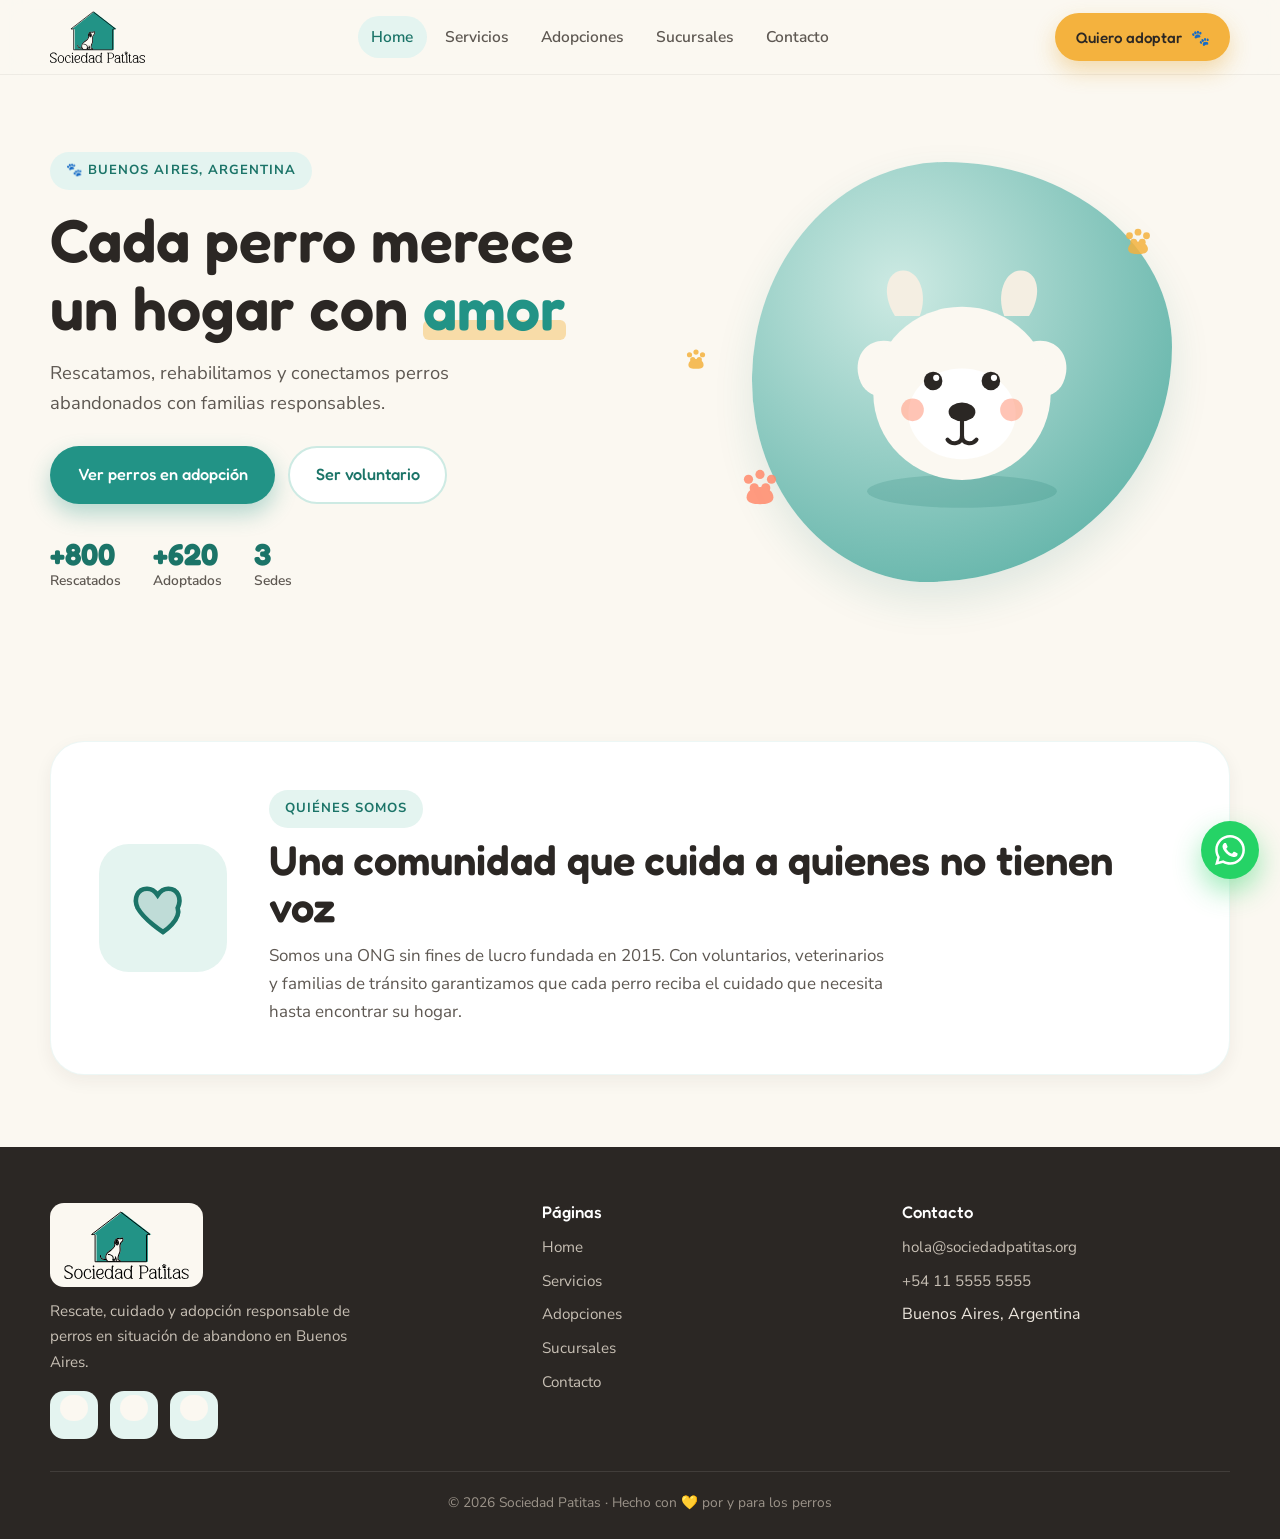
<file: index.html>
<!DOCTYPE html>
<html lang="es">
<head>
    <meta charset="UTF-8">
    <meta name="viewport" content="width=device-width, initial-scale=1.0">
    <title>Sociedad Patitas | Rescate y adopción responsable de perros</title>
    <meta name="description" content="Rescatamos perros en situación de abandono y los acompañamos hasta encontrar su familia. Adopción responsable en Buenos Aires.">
    <meta name="keywords" content="adopción perros, rescate canino, refugio, Buenos Aires, voluntariado">
    <meta name="author" content="Sociedad Patitas">
    <meta name="robots" content="index, follow">
    <meta name="theme-color" content="#229386">
    <link rel="canonical" href="https://sociedadpatitas.org/">
    <meta property="og:type" content="website">
    <meta property="og:title" content="Sociedad Patitas | Adopción responsable de perros">
    <meta property="og:description" content="Cada patita merece un hogar. Conocé a nuestros perros en adopción.">
    <meta property="og:image" content="./img/logo.png">
    <meta property="og:url" content="https://sociedadpatitas.org/">
    <meta property="og:locale" content="es_AR">
    <meta name="twitter:card" content="summary_large_image">
    <link rel="icon" type="image/svg+xml" href="./img/logo.svg">
    <link rel="preconnect" href="https://fonts.googleapis.com">
    <link rel="preconnect" href="https://fonts.gstatic.com" crossorigin>
    <link href="https://fonts.googleapis.com/css2?family=Fredoka:wght@400;500;600;700&family=Nunito+Sans:opsz,wght@6..12,400;6..12,600;6..12,700&display=swap" rel="stylesheet">
    <link rel="stylesheet" href="./css/style.css">
</head>
<body>
    <header class="site-header">
        <div class="wrap">
            <div class="nav">
                <a class="nav__logo" href="./index.html" aria-label="Sociedad Patitas — Inicio">
                    <img src="./img/logo.svg" alt="Logo Sociedad Patitas" width="52" height="52">
                </a>
                <nav class="nav__menu" aria-label="Navegación principal">
                    <a href="#" aria-current="page">Home</a>
                    <a href="./page/servicios.html">Servicios</a>
                    <a href="./page/adopciones.html">Adopciones</a>
                    <a href="./page/sucursales.html">Sucursales</a>
                    <a href="./page/contacto.html">Contacto</a>
                </nav>
                <div class="nav__cta">
                    <a class="btn btn--honey" href="./page/adopciones.html"><span>Quiero adoptar</span> 🐾</a>
                    <button class="nav__burger" aria-label="Abrir menú" aria-expanded="false" aria-controls="mobile-nav">
                        <svg width="22" height="22" viewBox="0 0 24 24" fill="none" stroke="currentColor" stroke-width="2.4" stroke-linecap="round" aria-hidden="true"><path d="M4 7h16M4 12h16M4 17h16"/></svg>
                    </button>
                </div>
            </div>
            <nav class="nav__mobile" id="mobile-nav" aria-label="Menú móvil">
                <a href="#" aria-current="page">Home</a>
                    <a href="./page/servicios.html">Servicios</a>
                    <a href="./page/adopciones.html">Adopciones</a>
                    <a href="./page/sucursales.html">Sucursales</a>
                    <a href="./page/contacto.html">Contacto</a>
            </nav>
        </div>
    </header>

    <main>
        <!-- HERO -->
        <section class="hero" aria-labelledby="hero-title">
            <div class="wrap">
                <div class="hero__grid">
                    <div class="hero__copy">
                        <span class="eyebrow">🐾 Buenos Aires, Argentina</span>
                        <h1 id="hero-title">Cada perro merece un hogar con <span class="accent">amor</span></h1>
                        <p class="lead">Rescatamos, rehabilitamos y conectamos perros abandonados con familias responsables.</p>
                        <div class="hero__actions">
                            <a class="btn btn--primary" href="./page/adopciones.html">Ver perros en adopción</a>
                            <a class="btn btn--ghost" href="./page/contacto.html">Ser voluntario</a>
                        </div>
                        <div class="stats">
                            <div><div class="stats__num">+800</div><div class="stats__label">Rescatados</div></div>
                            <div><div class="stats__num">+620</div><div class="stats__label">Adoptados</div></div>
                            <div><div class="stats__num">3</div><div class="stats__label">Sedes</div></div>
                        </div>
                    </div>
                    <div class="hero__art" aria-hidden="true">
                        <div class="hero__blob"></div>
                        <svg class="hero__dog" viewBox="0 0 320 300" xmlns="http://www.w3.org/2000/svg">
                            <ellipse cx="160" cy="265" rx="92" ry="16" fill="#1B7468" opacity=".18"/>
                            <path d="M92 120c-26-6-40 18-30 40 6 13 22 16 34 12" fill="#FBF8F1"/>
                            <path d="M228 120c26-6 40 18 30 40-6 13-22 16-34 12" fill="#FBF8F1"/>
                            <ellipse cx="160" cy="170" rx="86" ry="84" fill="#FBF8F1"/>
                            <path d="M95 95c-14-22-8-44 8-44s24 24 16 44Z" fill="#F4EEE2"/>
                            <path d="M225 95c14-22 8-44-8-44s-24 24-16 44Z" fill="#F4EEE2"/>
                            <ellipse cx="160" cy="190" rx="52" ry="44" fill="#fff"/>
                            <circle cx="132" cy="158" r="9" fill="#2B2724"/>
                            <circle cx="188" cy="158" r="9" fill="#2B2724"/>
                            <circle cx="135" cy="155" r="3" fill="#fff"/>
                            <circle cx="191" cy="155" r="3" fill="#fff"/>
                            <ellipse cx="160" cy="188" rx="13" ry="9" fill="#2B2724"/>
                            <path d="M160 197v14c0 9-10 9-14 4M160 211c0 9 10 9 14 4" fill="none" stroke="#2B2724" stroke-width="4" stroke-linecap="round"/>
                            <circle cx="112" cy="186" r="11" fill="#FF8A6B" opacity=".5"/>
                            <circle cx="208" cy="186" r="11" fill="#FF8A6B" opacity=".5"/>
                        </svg>
                        <svg class="paw paw--1" viewBox="0 0 24 24" fill="currentColor" aria-hidden="true"><circle cx="6" cy="9" r="2.4"/><circle cx="12" cy="6.5" r="2.4"/><circle cx="18" cy="9" r="2.4"/><circle cx="9" cy="13.5" r="2.4"/><circle cx="15" cy="13.5" r="2.4"/><path d="M12 13c4 0 7 2.4 7 5.4S15.5 22 12 22s-7-.6-7-3.6S8 13 12 13Z"/></svg>
                        <svg class="paw paw--2" viewBox="0 0 24 24" fill="currentColor" aria-hidden="true"><circle cx="6" cy="9" r="2.4"/><circle cx="12" cy="6.5" r="2.4"/><circle cx="18" cy="9" r="2.4"/><circle cx="9" cy="13.5" r="2.4"/><circle cx="15" cy="13.5" r="2.4"/><path d="M12 13c4 0 7 2.4 7 5.4S15.5 22 12 22s-7-.6-7-3.6S8 13 12 13Z"/></svg>
                        <svg class="paw paw--3" viewBox="0 0 24 24" fill="currentColor" aria-hidden="true"><circle cx="6" cy="9" r="2.4"/><circle cx="12" cy="6.5" r="2.4"/><circle cx="18" cy="9" r="2.4"/><circle cx="9" cy="13.5" r="2.4"/><circle cx="15" cy="13.5" r="2.4"/><path d="M12 13c4 0 7 2.4 7 5.4S15.5 22 12 22s-7-.6-7-3.6S8 13 12 13Z"/></svg>
                    </div>
                </div>
            </div>
        </section>

        <!-- SOBRE NOSOTROS -->
        <section class="about wrap" aria-labelledby="about-title">
            <div class="about__card">
                <div class="about__badge" aria-hidden="true">
                    <svg width="64" height="64" viewBox="0 0 24 24" fill="none" stroke="currentColor" stroke-width="1.7">
                        <path d="M12 21s-7-4.5-9.5-9C.8 8.4 2.5 4.8 6 4.8c2 0 3.2 1.2 4 2.4.8-1.2 2-2.4 4-2.4 3.5 0 5.2 3.6 3.5 7.2C19 16.5 12 21 12 21Z" fill="currentColor" opacity=".18"/>
                        <path d="M12 21s-7-4.5-9.5-9C.8 8.4 2.5 4.8 6 4.8c2 0 3.2 1.2 4 2.4.8-1.2 2-2.4 4-2.4 3.5 0 5.2 3.6 3.5 7.2C19 16.5 12 21 12 21Z"/>
                    </svg>
                </div>
                <div>
                    <span class="eyebrow">Quiénes somos</span>
                    <h2 id="about-title">Una comunidad que cuida a quienes no tienen voz</h2>
                    <p>Somos una ONG sin fines de lucro fundada en 2015. Con voluntarios, veterinarios y familias de tránsito garantizamos que cada perro reciba el cuidado que necesita hasta encontrar su hogar.</p>
                </div>
            </div>
        </section>

    </main>    
    
    <footer class="site-footer">
        <div class="wrap">
            <div class="site-footer__grid">
                <div class="site-footer__brand">
                    <img src="./img/logo.svg" alt="Logo Sociedad Patitas">
                    <p>Rescate, cuidado y adopción responsable de perros en situación de abandono en Buenos Aires.</p>
                    <div class="socials">
                        <a href="https://www.facebook.com" aria-label="Facebook" target="_blank" rel="noopener"><img src="./img/fb.svg" alt="Facebook"></a>
                        <a href="https://www.instagram.com" aria-label="Instagram" target="_blank" rel="noopener"><img src="./img/ig.svg" alt="Instagram"></a>
                        <a href="tel:+541155555555" aria-label="Llamanos"><img src="./img/phone2.svg" alt="Teléfono"></a>
                    </div>
                </div>
                <nav aria-label="Navegación pie de página">
                    <h4>Páginas</h4>
                    <ul>
                        <li><a href="#">Home</a></li>
                        <li><a href="./page/servicios.html">Servicios</a></li>
                        <li><a href="./page/adopciones.html">Adopciones</a></li>
                        <li><a href="./page/sucursales.html">Sucursales</a></li>
                        <li><a href="./page/contacto.html">Contacto</a></li>
                    </ul>
                </nav>
                <div>
                    <h4>Contacto</h4>
                    <ul>
                        <li><a href="mailto:hola@sociedadpatitas.org">hola@sociedadpatitas.org</a></li>
                        <li><a href="tel:+541155555555">+54 11 5555 5555</a></li>
                        <li>Buenos Aires, Argentina</li>
                    </ul>
                </div>
            </div>
            <p class="site-footer__bottom">© 2026 Sociedad Patitas · Hecho con 💛 por y para los perros</p>
        </div>
    </footer>

    <a class="wsp-float" href="https://wa.me/541155555555" aria-label="Escribinos por WhatsApp" target="_blank" rel="noopener">
        <img src="img/wsp-white.svg" alt="" aria-hidden="true">
    </a>

    <script>
        // Burger menu
        const burger = document.querySelector('.nav__burger');
        const mobileNav = document.getElementById('mobile-nav');
        burger.addEventListener('click', () => {
        const open = mobileNav.classList.toggle('open');
        burger.setAttribute('aria-expanded', open);
        });
        // Fade-up scroll
        const obs = new IntersectionObserver(els => els.forEach(e => { if(e.isIntersecting) { e.target.classList.add('visible'); obs.unobserve(e.target); } }), { threshold:.15 });
        document.querySelectorAll('.fade-up').forEach(el => obs.observe(el));
    </script> 
    
</body>
</html>
</file>
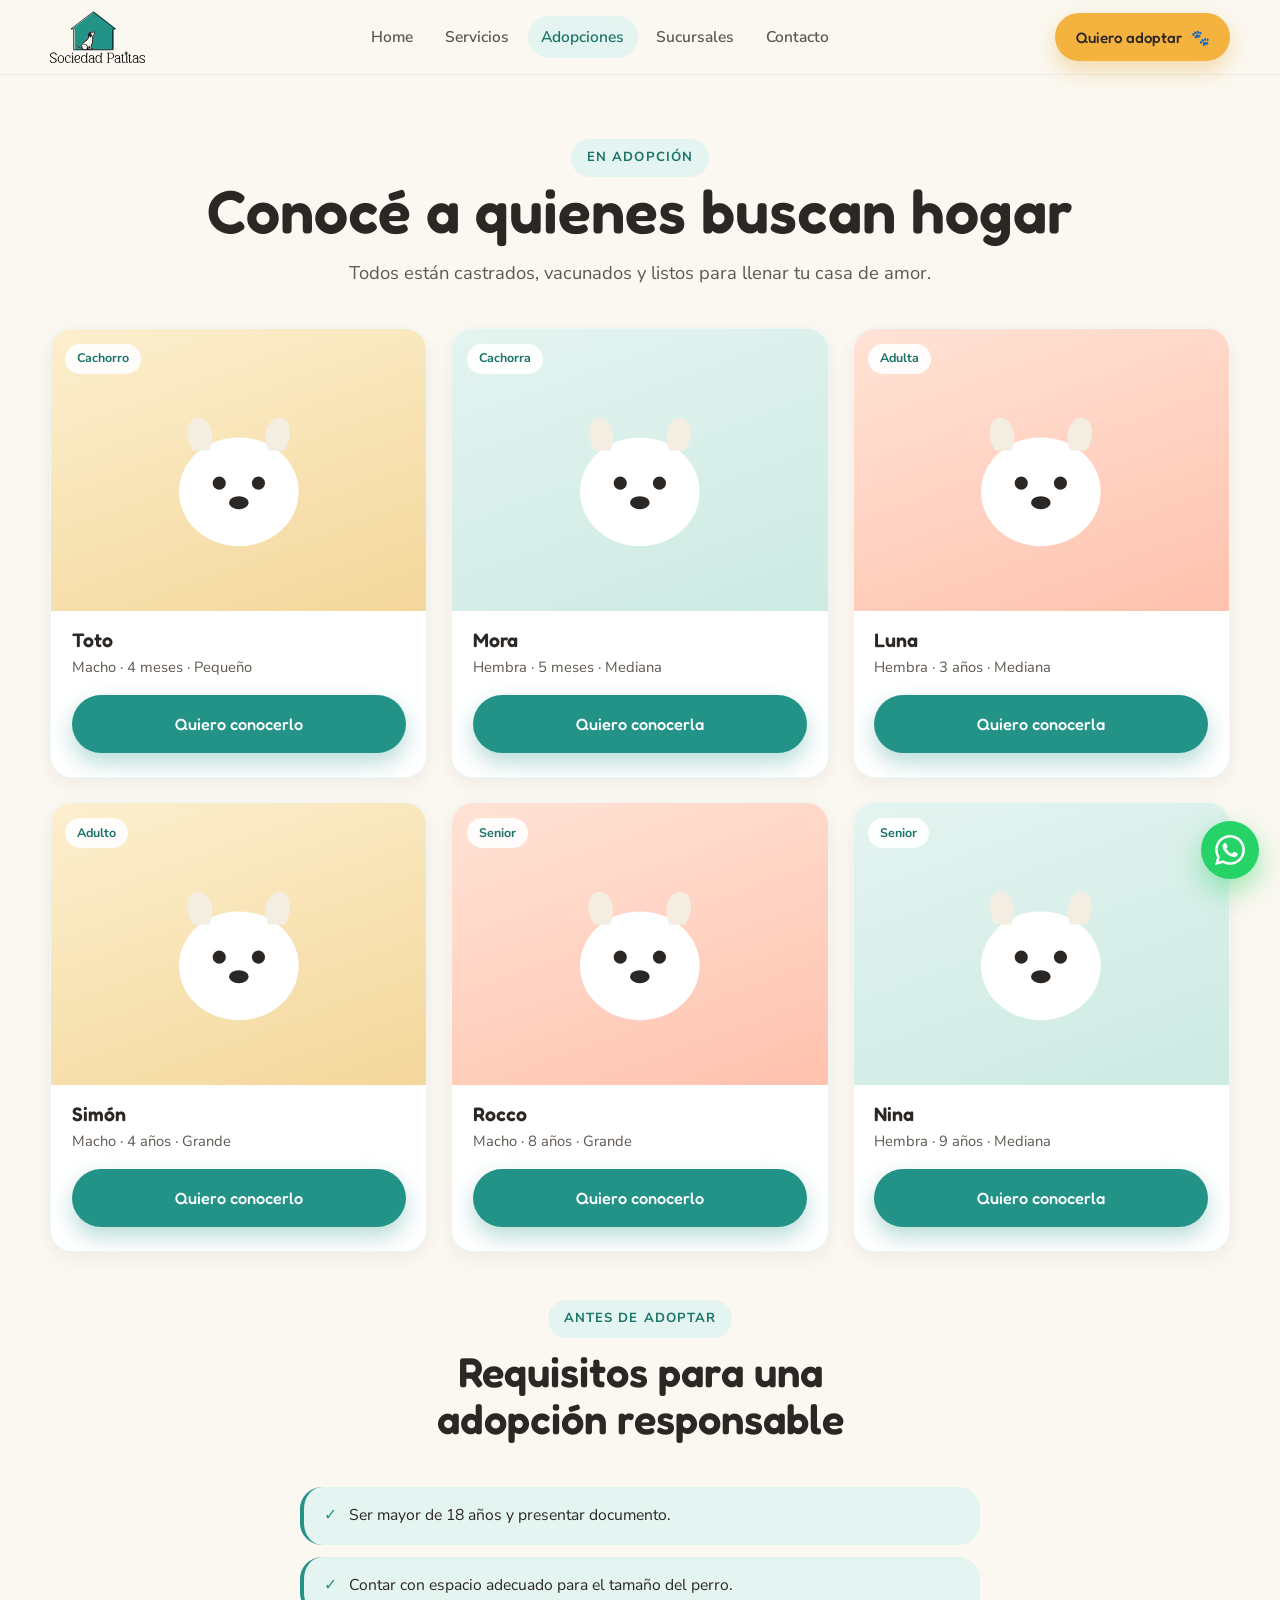
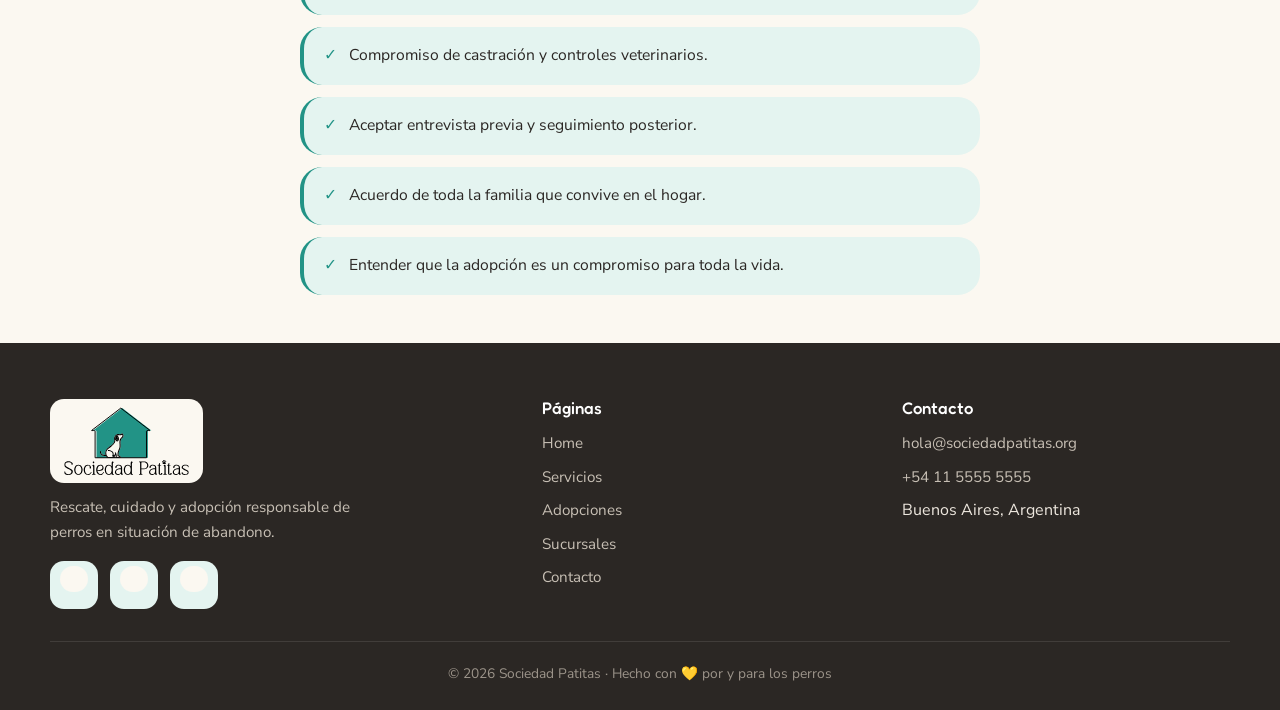
<file: page/adopciones.html>
<!DOCTYPE html>
<html lang="es">
<head>
    <meta charset="UTF-8">
    <meta name="viewport" content="width=device-width, initial-scale=1.0">
    <title>Adopciones | Sociedad Patitas</title>
    <meta name="description" content="Cachorros, adultos y senior esperando un hogar. Todos castrados y vacunados. Adoptá de forma responsable en Buenos Aires.">
    <meta name="author" content="Sociedad Patitas">
    <meta name="robots" content="index, follow">
    <meta name="theme-color" content="#229386">
    <link rel="canonical" href="https://sociedadpatitas.org/page/adopciones.html">
    <meta property="og:type" content="website">
    <meta property="og:title" content="Adopciones | Sociedad Patitas">
    <meta property="og:description" content="Cachorros, adultos y senior esperando un hogar con amor.">
    <meta property="og:image" content="../img/logo.png">
    <meta property="og:locale" content="es_AR">
    <meta name="twitter:card" content="summary_large_image">
    <link rel="icon" type="image/svg+xml" href="../img/logo.svg">
    <link rel="preconnect" href="https://fonts.googleapis.com">
    <link rel="preconnect" href="https://fonts.gstatic.com" crossorigin>
    <link href="https://fonts.googleapis.com/css2?family=Fredoka:wght@400;500;600;700&family=Nunito+Sans:opsz,wght@6..12,400;6..12,600;6..12,700&display=swap" rel="stylesheet">
    <link rel="stylesheet" href="../css/style.css">
</head>
<body>
    <header class="site-header">
        <div class="wrap">
            <div class="nav">
                <a class="nav__logo" href="../index.html" aria-label="Sociedad Patitas — Inicio">
                    <img src="../img/logo.svg" alt="Logo Sociedad Patitas" width="52" height="52">
                </a>
                <nav class="nav__menu" aria-label="Navegación principal">
                    <a href="../index.html">Home</a>
                    <a href="../page/servicios.html">Servicios</a>
                    <a href="#"aria-current="page">Adopciones</a>
                    <a href="../page/sucursales.html">Sucursales</a>
                    <a href="../page/contacto.html">Contacto</a>
                </nav>
                <div class="nav__cta">
                    <a class="btn btn--honey" href="./adopciones.html"><span>Quiero adoptar</span> 🐾</a>
                    <button class="nav__burger" aria-label="Abrir menú" aria-expanded="false" aria-controls="mobile-nav">
                        <svg width="22" height="22" viewBox="0 0 24 24" fill="none" stroke="currentColor" stroke-width="2.4" stroke-linecap="round" aria-hidden="true"><path d="M4 7h16M4 12h16M4 17h16"/></svg>
                    </button>
                </div>
            </div>
            <nav class="nav__mobile" id="mobile-nav" aria-label="Menú móvil">
                <a href="../index.html" aria-current="page">Home</a>
                    <a href="../page/servicios.html">Servicios</a>
                    <a href="#">Adopciones</a>
                    <a href="../page/sucursales.html">Sucursales</a>
                    <a href="../page/contacto.html">Contacto</a>
            </nav>
        </div>
    </header>

    <main>

        <section class="page-hero wrap">
            <span class="eyebrow">En adopción</span>
            <h1>Conocé a quienes buscan hogar</h1>
            <p class="lead">Todos están castrados, vacunados y listos para llenar tu casa de amor.</p>
        </section>

        <section class="wrap" style="padding-bottom:3rem" aria-label="Perros en adopción">
            <div class="dogs-grid">
                <article class="dog dog--honey fade-up">
                    <div class="dog__photo"><span class="dog__tag">Cachorro</span>
                        <svg viewBox="0 0 200 160" aria-hidden="true"><ellipse cx="100" cy="100" rx="55" ry="50" fill="#fff"/><path d="M58 62c-9-15-5-30 5-30s16 16 10 30ZM142 62c9-15 5-30-5-30s-16 16-10 30Z" fill="#F4EEE2"/><circle cx="82" cy="92" r="6" fill="#2B2724"/><circle cx="118" cy="92" r="6" fill="#2B2724"/><ellipse cx="100" cy="110" rx="9" ry="6" fill="#2B2724"/></svg>
                    </div>
                    <div class="dog__body"><h3>Toto</h3><p class="dog__meta">Macho · 4 meses · Pequeño</p><a class="btn btn--primary btn--block" href="contacto.html">Quiero conocerlo</a></div>
                </article>
                <article class="dog fade-up">
                    <div class="dog__photo"><span class="dog__tag">Cachorra</span>
                        <svg viewBox="0 0 200 160" aria-hidden="true"><ellipse cx="100" cy="100" rx="55" ry="50" fill="#fff"/><path d="M58 62c-9-15-5-30 5-30s16 16 10 30ZM142 62c9-15 5-30-5-30s-16 16-10 30Z" fill="#F4EEE2"/><circle cx="82" cy="92" r="6" fill="#2B2724"/><circle cx="118" cy="92" r="6" fill="#2B2724"/><ellipse cx="100" cy="110" rx="9" ry="6" fill="#2B2724"/></svg>
                    </div>
                    <div class="dog__body"><h3>Mora</h3><p class="dog__meta">Hembra · 5 meses · Mediana</p><a class="btn btn--primary btn--block" href="contacto.html">Quiero conocerla</a></div>
                </article>
                <article class="dog dog--coral fade-up">
                    <div class="dog__photo"><span class="dog__tag">Adulta</span>
                        <svg viewBox="0 0 200 160" aria-hidden="true"><ellipse cx="100" cy="100" rx="55" ry="50" fill="#fff"/><path d="M58 62c-9-15-5-30 5-30s16 16 10 30ZM142 62c9-15 5-30-5-30s-16 16-10 30Z" fill="#F4EEE2"/><circle cx="82" cy="92" r="6" fill="#2B2724"/><circle cx="118" cy="92" r="6" fill="#2B2724"/><ellipse cx="100" cy="110" rx="9" ry="6" fill="#2B2724"/></svg>
                    </div>
                    <div class="dog__body"><h3>Luna</h3><p class="dog__meta">Hembra · 3 años · Mediana</p><a class="btn btn--primary btn--block" href="contacto.html">Quiero conocerla</a></div>
                </article>
                <article class="dog dog--honey fade-up">
                    <div class="dog__photo"><span class="dog__tag">Adulto</span>
                        <svg viewBox="0 0 200 160" aria-hidden="true"><ellipse cx="100" cy="100" rx="55" ry="50" fill="#fff"/><path d="M58 62c-9-15-5-30 5-30s16 16 10 30ZM142 62c9-15 5-30-5-30s-16 16-10 30Z" fill="#F4EEE2"/><circle cx="82" cy="92" r="6" fill="#2B2724"/><circle cx="118" cy="92" r="6" fill="#2B2724"/><ellipse cx="100" cy="110" rx="9" ry="6" fill="#2B2724"/></svg>
                    </div>
                    <div class="dog__body"><h3>Simón</h3><p class="dog__meta">Macho · 4 años · Grande</p><a class="btn btn--primary btn--block" href="contacto.html">Quiero conocerlo</a></div>
                </article>
                <article class="dog dog--coral fade-up">
                    <div class="dog__photo"><span class="dog__tag">Senior</span>
                        <svg viewBox="0 0 200 160" aria-hidden="true"><ellipse cx="100" cy="100" rx="55" ry="50" fill="#fff"/><path d="M58 62c-9-15-5-30 5-30s16 16 10 30ZM142 62c9-15 5-30-5-30s-16 16-10 30Z" fill="#F4EEE2"/><circle cx="82" cy="92" r="6" fill="#2B2724"/><circle cx="118" cy="92" r="6" fill="#2B2724"/><ellipse cx="100" cy="110" rx="9" ry="6" fill="#2B2724"/></svg>
                    </div>
                    <div class="dog__body"><h3>Rocco</h3><p class="dog__meta">Macho · 8 años · Grande</p><a class="btn btn--primary btn--block" href="contacto.html">Quiero conocerlo</a></div>
                </article>
                <article class="dog fade-up">
                    <div class="dog__photo"><span class="dog__tag">Senior</span>
                        <svg viewBox="0 0 200 160" aria-hidden="true"><ellipse cx="100" cy="100" rx="55" ry="50" fill="#fff"/><path d="M58 62c-9-15-5-30 5-30s16 16 10 30ZM142 62c9-15 5-30-5-30s-16 16-10 30Z" fill="#F4EEE2"/><circle cx="82" cy="92" r="6" fill="#2B2724"/><circle cx="118" cy="92" r="6" fill="#2B2724"/><ellipse cx="100" cy="110" rx="9" ry="6" fill="#2B2724"/></svg>
                    </div>
                    <div class="dog__body"><h3>Nina</h3><p class="dog__meta">Hembra · 9 años · Mediana</p><a class="btn btn--primary btn--block" href="contacto.html">Quiero conocerla</a></div>
                </article>
            </div>
        </section>

        <section class="wrap" style="padding-bottom:3rem" aria-labelledby="req-title">
            <div class="section-head fade-up">
                <span class="eyebrow">Antes de adoptar</span>
                <h2 id="req-title">Requisitos para una adopción responsable</h2>
            </div>
            <ul class="requisitos">
                <li>Ser mayor de 18 años y presentar documento.</li>
                <li>Contar con espacio adecuado para el tamaño del perro.</li>
                <li>Compromiso de castración y controles veterinarios.</li>
                <li>Aceptar entrevista previa y seguimiento posterior.</li>
                <li>Acuerdo de toda la familia que convive en el hogar.</li>
                <li>Entender que la adopción es un compromiso para toda la vida.</li>
            </ul>
        </section>

    </main>

    <footer class="site-footer">
        <div class="wrap">
            <div class="site-footer__grid">
                <div class="site-footer__brand">
                    <img src="../img/logo.svg" alt="Logo Sociedad Patitas">
                    <p>Rescate, cuidado y adopción responsable de perros en situación de abandono.</p>
                    <div class="socials">
                        <a href="https://www.facebook.com" aria-label="Facebook" target="_blank" rel="noopener"><img src="../img/fb.svg" alt="Facebook"></a>
                        <a href="https://www.instagram.com" aria-label="Instagram" target="_blank" rel="noopener"><img src="../img/ig.svg" alt="Instagram"></a>
                        <a href="tel:+541155555555" aria-label="Llamanos"><img src="../img/phone.svg" alt="Teléfono"></a>
                    </div>
                </div>
                <nav aria-label="Pie de página">
                    <h4>Páginas</h4>
                    <ul>
                        <li><a href="../index.html">Home</a></li>
                        <li><a href="./servicios.html">Servicios</a></li>
                        <li><a href="#">Adopciones</a></li>
                        <li><a href="./sucursales.html">Sucursales</a></li>
                        <li><a href="./contacto.html">Contacto</a></li>
                    </ul>
                </nav>
                <div>
                    <h4>Contacto</h4>
                    <ul>
                        <li><a href="mailto:hola@sociedadpatitas.org">hola@sociedadpatitas.org</a></li>
                        <li><a href="tel:+541155555555">+54 11 5555 5555</a></li>
                        <li>Buenos Aires, Argentina</li>
                    </ul>
                </div>
            </div>
            <p class="site-footer__bottom">© 2026 Sociedad Patitas · Hecho con 💛 por y para los perros</p>
        </div>
    </footer>

    <a class="wsp-float" href="https://wa.me/541155555555" aria-label="Escribinos por WhatsApp" target="_blank" rel="noopener">
        <img src="../img/wsp-white.svg" alt="" aria-hidden="true">
    </a>

    <script>
        const burger = document.querySelector('.nav__burger');
        const mobileNav = document.getElementById('mobile-nav');
        burger.addEventListener('click', () => { const open = mobileNav.classList.toggle('open'); burger.setAttribute('aria-expanded', open); });
        const obs = new IntersectionObserver(els => els.forEach(e => { if(e.isIntersecting) { e.target.classList.add('visible'); obs.unobserve(e.target); } }), { threshold:.15 });
        document.querySelectorAll('.fade-up').forEach(el => obs.observe(el));
    </script>


</body>
</html>
</file>
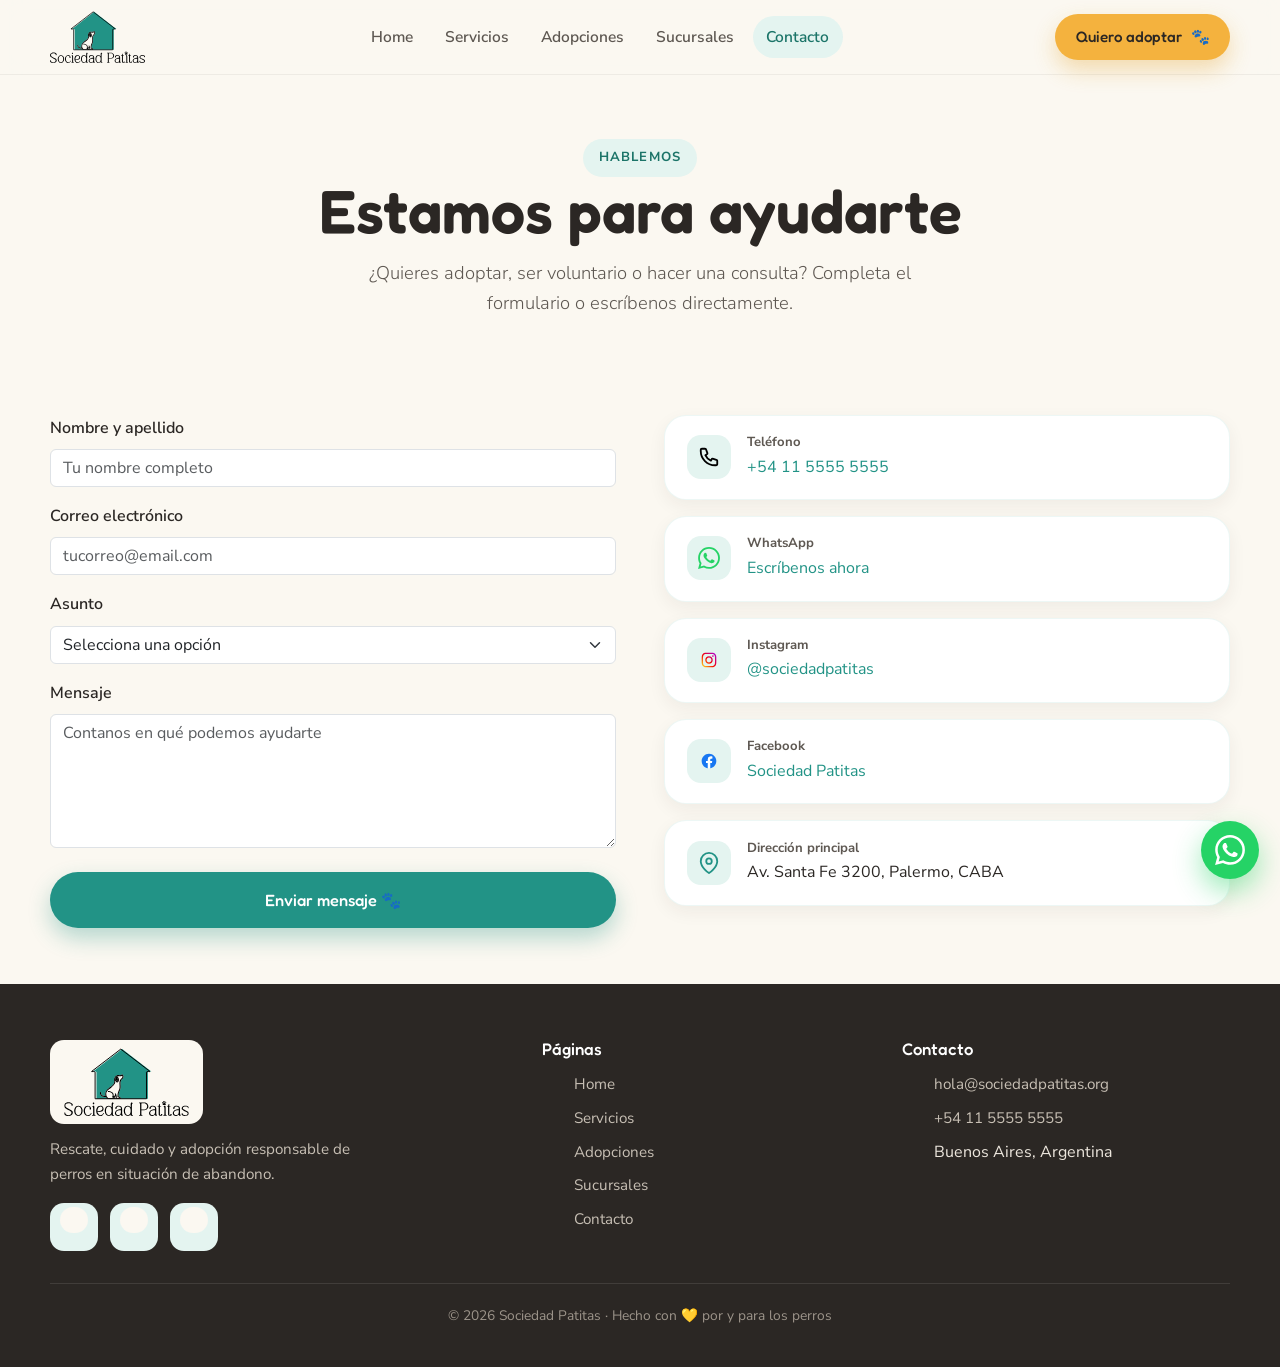
<file: page/contacto.html>
<!DOCTYPE html>
<html lang="es">
<head>
  <meta charset="UTF-8">
  <meta name="viewport" content="width=device-width, initial-scale=1.0">
  <title>Contacto | Sociedad Patitas</title>
  <meta name="description" content="Contactanos para adoptar, ser voluntario o hacer una consulta. Formulario, teléfono y redes de Sociedad Patitas.">
  <meta name="author" content="Sociedad Patitas">
  <meta name="robots" content="index, follow">
  <meta name="theme-color" content="#229386">
  <link rel="canonical" href="https://sociedadpatitas.org/page/contacto.html">
  <meta property="og:type" content="website">
  <meta property="og:title" content="Contacto | Sociedad Patitas">
  <meta property="og:description" content="Contactanos para adoptar, ser voluntario o consultar.">
  <meta property="og:image" content="../img/logo.png">
  <meta property="og:locale" content="es_AR">
  <meta name="twitter:card" content="summary_large_image">
  <link rel="icon" type="image/svg+xml" href="../img/logo.svg">
  <link rel="preconnect" href="https://fonts.googleapis.com">
  <link rel="preconnect" href="https://fonts.gstatic.com" crossorigin>
  <link href="https://fonts.googleapis.com/css2?family=Fredoka:wght@400;500;600;700&family=Nunito+Sans:opsz,wght@6..12,400;6..12,600;6..12,700&display=swap" rel="stylesheet">
  <!-- Bootstrap para el formulario -->
  <link rel="stylesheet" href="https://cdnjs.cloudflare.com/ajax/libs/bootstrap/5.3.3/css/bootstrap.min.css">
  <link rel="stylesheet" href="../css/style.css">
</head>

<body>
  <header class="site-header">
    <div class="wrap">
      <div class="nav">
        <a class="nav__logo" href="../index.html" aria-label="Sociedad Patitas — Inicio">
          <img src="../img/logo.svg" alt="Logo Sociedad Patitas" width="52" height="52">
        </a>
        <nav class="nav__menu" aria-label="Navegación principal">
          <a href="../index.html">Home</a>
          <a href="../page/servicios.html">Servicios</a>
          <a href="../page/adopciones.html">Adopciones</a>
          <a href="../page/sucursales.html">Sucursales</a>
          <a href="#" aria-current="page">Contacto</a>
        </nav>
        <div class="nav__cta">
          <a class="btn btn--honey" href="./adopciones.html"><span>Quiero adoptar</span> 🐾</a>
          <button class="nav__burger" aria-label="Abrir menú" aria-expanded="false" aria-controls="mobile-nav">
            <svg width="22" height="22" viewBox="0 0 24 24" fill="none" stroke="currentColor" stroke-width="2.4" stroke-linecap="round" aria-hidden="true"><path d="M4 7h16M4 12h16M4 17h16"/></svg>
          </button>
        </div>
      </div>
      <nav class="nav__mobile" id="mobile-nav" aria-label="Menú móvil">
        <a href="../index.html" aria-current="page">Home</a>
        <a href="../page/servicios.html">Servicios</a>
        <a href="../page/adopciones.html">Adopciones</a>
        <a href="../page/sucursales.html">Sucursales</a>
        <a href="#">Contacto</a>
      </nav>
    </div>
  </header>

  <main>

    <section class="page-hero wrap">
      <span class="eyebrow">Hablemos</span>
      <h1>Estamos para ayudarte</h1>
      <p class="lead">¿Quieres adoptar, ser voluntario o hacer una consulta? Completa el formulario o escríbenos directamente.</p>
    </section>

    <section class="contact wrap">
      <div class="contact__grid">

        <!-- FORMULARIO -->
        <form action="https://formspree.io/f/tu-id" method="POST"
              novalidate aria-label="Formulario de contacto"
              class="needs-validation">

          <div class="mb-3">
            <label for="nombre" class="form-label fw-semibold">Nombre y apellido</label>
            <input type="text" class="form-control" id="nombre" name="nombre"
              placeholder="Tu nombre completo" required aria-required="true">
            <div class="invalid-feedback">Por favor ingresa tu nombre.</div>
          </div>

          <div class="mb-3">
            <label for="email" class="form-label fw-semibold">Correo electrónico</label>
            <input type="email" class="form-control" id="email" name="email"
              placeholder="tucorreo@email.com" required aria-required="true">
            <div class="invalid-feedback">Por favor ingresa un email válido.</div>
          </div>

          <div class="mb-3">
            <label for="asunto" class="form-label fw-semibold">Asunto</label>
            <select class="form-select" id="asunto" name="asunto"
              aria-label="Motivo de consulta" required aria-required="true">
              <option value="" disabled selected>Selecciona una opción</option>
              <option value="adoptar">Quiero adoptar</option>
              <option value="transito">Ser hogar de tránsito</option>
              <option value="voluntario">Ser voluntario</option>
              <option value="donacion">Hacer una donación</option>
              <option value="otro">Otra consulta</option>
            </select>
            <div class="invalid-feedback">Por favor selecciona un asunto.</div>
          </div>

          <div class="mb-4">
            <label for="mensaje" class="form-label fw-semibold">Mensaje</label>
            <textarea class="form-control" id="mensaje" name="mensaje" rows="5"
              placeholder="Contanos en qué podemos ayudarte"
              required aria-required="true"></textarea>
            <div class="invalid-feedback">Por favor escribe tu mensaje.</div>
          </div>

          <button type="submit" class="btn btn--primary btn--block">
            Enviar mensaje 🐾
          </button>
        </form>

        <!-- DATOS DE CONTACTO -->
        <aside class="contact-info" aria-label="Información de contacto">
          <div class="contact-info__item fade-up">
            <span class="icon"><img src="../img/phone.svg" alt="" aria-hidden="true"></span>
            <div><h4>Teléfono</h4><p><a href="tel:+541155555555">+54 11 5555 5555</a></p></div>
          </div>
          <div class="contact-info__item fade-up">
            <span class="icon"><img src="../img/wsp.svg" alt="" aria-hidden="true"></span>
            <div><h4>WhatsApp</h4><p><a href="https://wa.me/541155555555" target="_blank" rel="noopener">Escríbenos ahora</a></p></div>
          </div>
          <div class="contact-info__item fade-up">
            <span class="icon"><img src="../img/ig.svg" alt="" aria-hidden="true"></span>
            <div><h4>Instagram</h4><p><a href="#" target="_blank" rel="noopener">@sociedadpatitas</a></p></div>
          </div>
          <div class="contact-info__item fade-up">
            <span class="icon"><img src="../img/fb.svg" alt="" aria-hidden="true"></span>
            <div><h4>Facebook</h4><p><a href="#" target="_blank" rel="noopener">Sociedad Patitas</a></p></div>
          </div>
          <div class="contact-info__item fade-up">
            <span class="icon">
              <svg width="22" height="22" viewBox="0 0 24 24" fill="none" stroke="#229386" stroke-width="2" stroke-linecap="round" aria-hidden="true"><path d="M21 10c0 7-9 13-9 13s-9-6-9-13a9 9 0 0 1 18 0z"/><circle cx="12" cy="10" r="3"/></svg>
            </span>
            <div><h4>Dirección principal</h4><p>Av. Santa Fe 3200, Palermo, CABA</p></div>
          </div>
        </aside>

      </div>
    </section>

  </main>

  <footer class="site-footer">
    <div class="wrap">
      <div class="site-footer__grid">
        <div class="site-footer__brand">
          <img src="../img/logo.svg" alt="Logo Sociedad Patitas">
          <p>Rescate, cuidado y adopción responsable de perros en situación de abandono.</p>
          <div class="socials">
            <a href="https://www.facebook.com" aria-label="Facebook" target="_blank" rel="noopener"><img src="../img/fb.svg" alt="Facebook"></a>
            <a href="https://www.instagram.com" aria-label="Instagram" target="_blank" rel="noopener"><img src="../img/ig.svg" alt="Instagram"></a>
            <a href="tel:+541155555555" aria-label="Llamanos"><img src="../img/phone.svg" alt="Teléfono"></a>
          </div>
        </div>
        <nav aria-label="Pie de página">
          <h4>Páginas</h4>
          <ul>
            <li><a href="../index.html">Home</a></li>
            <li><a href="./servicios.html">Servicios</a></li>
            <li><a href="./adopciones.html">Adopciones</a></li>
            <li><a href="./sucursales.html">Sucursales</a></li>
            <li><a href="#">Contacto</a></li>
          </ul>
        </nav>
        <div>
          <h4>Contacto</h4>
          <ul>
            <li><a href="mailto:hola@sociedadpatitas.org">hola@sociedadpatitas.org</a></li>
            <li><a href="tel:+541155555555">+54 11 5555 5555</a></li>
            <li>Buenos Aires, Argentina</li>
          </ul>
        </div>
      </div>
      <p class="site-footer__bottom">© 2026 Sociedad Patitas · Hecho con 💛 por y para los perros</p>
    </div>
  </footer>

  <a class="wsp-float" href="https://wa.me/541155555555" aria-label="Escribinos por WhatsApp" target="_blank" rel="noopener">
    <img src="../img/wsp-white.svg" alt="" aria-hidden="true">
  </a>
  
  <script src="https://cdnjs.cloudflare.com/ajax/libs/bootstrap/5.3.3/js/bootstrap.bundle.min.js"></script>
  <script>
    // Validación Bootstrap
    (() => {
      'use strict';
      document.querySelectorAll('.needs-validation').forEach(form => {
        form.addEventListener('submit', e => {
          if (!form.checkValidity()) { e.preventDefault(); e.stopPropagation(); }
          form.classList.add('was-validated');
        }, false);
      });
    })();
    // Burger
    const burger = document.querySelector('.nav__burger');
    const mobileNav = document.getElementById('mobile-nav');
    burger.addEventListener('click', () => { const open = mobileNav.classList.toggle('open'); burger.setAttribute('aria-expanded', open); });
    // Fade-up
    const obs = new IntersectionObserver(els => els.forEach(e => { if(e.isIntersecting) { e.target.classList.add('visible'); obs.unobserve(e.target); } }), { threshold:.15 });
    document.querySelectorAll('.fade-up').forEach(el => obs.observe(el));
  </script>

</body>
</html>
</file>
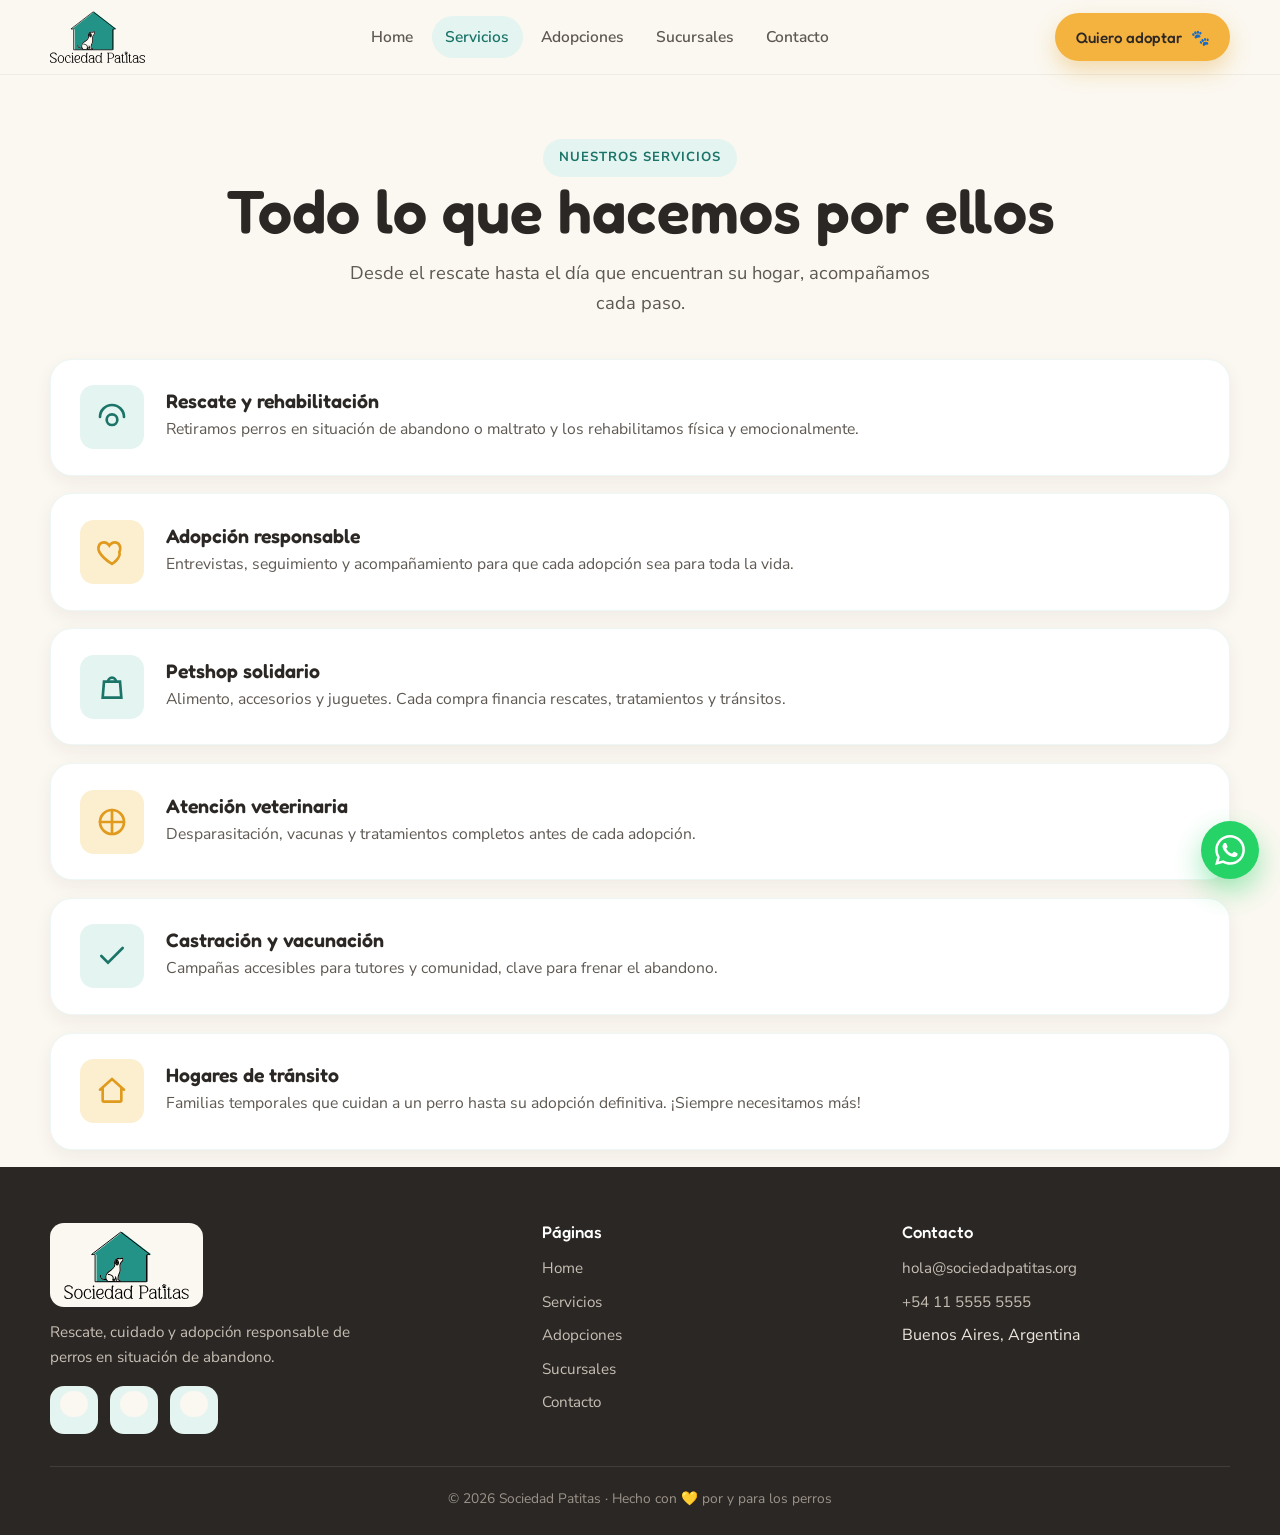
<file: page/servicios.html>
<!DOCTYPE html>
<html lang="es">
<head>
    <meta charset="UTF-8">
    <meta name="viewport" content="width=device-width, initial-scale=1.0">
    <title>Sociedad Patitas</title>
    <title>Servicios | Sociedad Patitas</title>
    <meta name="description" content="Rescate, adopción responsable, petshop solidario, atención veterinaria, castración y hogares de tránsito en Buenos Aires.">
    <meta name="author" content="Sociedad Patitas">
    <meta name="robots" content="index, follow">
    <meta name="theme-color" content="#229386">
    <link rel="canonical" href="https://sociedadpatitas.org/page/servicios.html">
    <meta property="og:type" content="website">
    <meta property="og:title" content="Servicios | Sociedad Patitas">
    <meta property="og:description" content="Rescate, adopción responsable, petshop solidario, atención veterinaria y hogares de tránsito.">
    <meta property="og:image" content="../img/logo.png">
    <meta property="og:locale" content="es_AR">
    <meta name="twitter:card" content="summary_large_image">
    <link rel="icon" type="image/svg+xml" href="../img/logo.svg">
    <link rel="preconnect" href="https://fonts.googleapis.com">
    <link rel="preconnect" href="https://fonts.gstatic.com" crossorigin>
    <link href="https://fonts.googleapis.com/css2?family=Fredoka:wght@400;500;600;700&family=Nunito+Sans:opsz,wght@6..12,400;6..12,600;6..12,700&display=swap" rel="stylesheet">
    <link rel="stylesheet" href="../css/style.css">
</head>
<body>
    <header class="site-header">
        <div class="wrap">
            <div class="nav">
                <a class="nav__logo" href="index.html" aria-label="Sociedad Patitas — Inicio">
                    <img src="../img/logo.svg" alt="Logo Sociedad Patitas" width="52" height="52">
                </a>
                <nav class="nav__menu" aria-label="Navegación principal">
                    <a href="../index.html">Home</a>
                    <a href="#" aria-current="page">Servicios</a>
                    <a href="../page/adopciones.html">Adopciones</a>
                    <a href="../page/sucursales.html">Sucursales</a>
                    <a href="../page/contacto.html">Contacto</a>
                </nav>
                <div class="nav__cta">
                    <a class="btn btn--honey" href="./adopciones.html"><span>Quiero adoptar</span> 🐾</a>
                    <button class="nav__burger" aria-label="Abrir menú" aria-expanded="false" aria-controls="mobile-nav">
                        <svg width="22" height="22" viewBox="0 0 24 24" fill="none" stroke="currentColor" stroke-width="2.4" stroke-linecap="round" aria-hidden="true"><path d="M4 7h16M4 12h16M4 17h16"/></svg>
                    </button>
                </div>
            </div>
            <nav class="nav__mobile" id="mobile-nav" aria-label="Menú móvil">
                <a href="../index.html" aria-current="page">Home</a>
                <a href="#">Servicios</a>
                <a href="../page/adopciones.html">Adopciones</a>
                <a href="../page/sucursales.html">Sucursales</a>
                <a href="../page/contacto.html">Contacto</a>
            </nav>
        </div>
    </header>

    <main>

        <section class="page-hero wrap">
            <span class="eyebrow">Nuestros servicios</span>
            <h1>Todo lo que hacemos por ellos</h1>
            <p class="lead">Desde el rescate hasta el día que encuentran su hogar, acompañamos cada paso.</p>
        </section>

        <section class="services wrap" aria-label="Lista de servicios">
            <div class="service-row fade-up">
                <div class="service-row__icon" aria-hidden="true">
                    <svg viewBox="0 0 24 24" fill="none" stroke="currentColor" stroke-width="2" stroke-linecap="round"><path d="M3 12a9 9 0 0 1 18 0"/><circle cx="12" cy="14" r="4"/></svg>
                </div>
                <div><h3>Rescate y rehabilitación</h3><p>Retiramos perros en situación de abandono o maltrato y los rehabilitamos física y emocionalmente.</p></div>
            </div>
            <div class="service-row fade-up">
                <div class="service-row__icon" aria-hidden="true">
                    <svg viewBox="0 0 24 24" fill="none" stroke="currentColor" stroke-width="2"><path d="M12 21s-7-4.5-9.5-9C.8 8.4 2.5 4.8 6 4.8c2 0 3.2 1.2 4 2.4.8-1.2 2-2.4 4-2.4 3.5 0 5.2 3.6 3.5 7.2C19 16.5 12 21 12 21Z"/></svg>
                </div>
                <div><h3>Adopción responsable</h3><p>Entrevistas, seguimiento y acompañamiento para que cada adopción sea para toda la vida.</p></div>
            </div>
            <div class="service-row fade-up">
                <div class="service-row__icon" aria-hidden="true">
                    <svg viewBox="0 0 24 24" fill="none" stroke="currentColor" stroke-width="2" stroke-linecap="round"><path d="M6 8h12l1 12H5L6 8Z"/><path d="M9 8a3 3 0 0 1 6 0"/></svg>
                </div>
                <div><h3>Petshop solidario</h3><p>Alimento, accesorios y juguetes. Cada compra financia rescates, tratamientos y tránsitos.</p></div>
            </div>
            <div class="service-row fade-up">
                <div class="service-row__icon" aria-hidden="true">
                    <svg viewBox="0 0 24 24" fill="none" stroke="currentColor" stroke-width="2" stroke-linecap="round"><path d="M12 3v18M3 12h18"/><circle cx="12" cy="12" r="9"/></svg>
                </div>
                <div><h3>Atención veterinaria</h3><p>Desparasitación, vacunas y tratamientos completos antes de cada adopción.</p></div>
            </div>
            <div class="service-row fade-up">
                <div class="service-row__icon" aria-hidden="true">
                    <svg viewBox="0 0 24 24" fill="none" stroke="currentColor" stroke-width="2" stroke-linecap="round"><path d="m20 6-11 11-5-5"/></svg>
                </div>
                <div><h3>Castración y vacunación</h3><p>Campañas accesibles para tutores y comunidad, clave para frenar el abandono.</p></div>
            </div>
            <div class="service-row fade-up">
                <div class="service-row__icon" aria-hidden="true">
                    <svg viewBox="0 0 24 24" fill="none" stroke="currentColor" stroke-width="2" stroke-linecap="round"><path d="M3 11l9-8 9 8M5 10v9a1 1 0 0 0 1 1h12a1 1 0 0 0 1-1v-9"/></svg>
                </div>
                <div><h3>Hogares de tránsito</h3><p>Familias temporales que cuidan a un perro hasta su adopción definitiva. ¡Siempre necesitamos más!</p></div>
            </div>
        </section>
    </main>

    <footer class="site-footer">
        <div class="wrap">
            <div class="site-footer__grid">
                <div class="site-footer__brand">
                    <img src="../img/logo.svg" alt="Logo Sociedad Patitas">
                    <p>Rescate, cuidado y adopción responsable de perros en situación de abandono.</p>
                    <div class="socials">
                        <a href="https://www.facebook.com" aria-label="Facebook" target="_blank" rel="noopener"><img src="../img/fb.svg" alt="Facebook"></a>
                        <a href="https://www.instagram.com" aria-label="Instagram" target="_blank" rel="noopener"><img src="../img/ig.svg" alt="Instagram"></a>
                        <a href="tel:+541155555555" aria-label="Llamanos"><img src="../img/phone.svg" alt="Teléfono"></a>
                    </div>
                </div>
                <nav aria-label="Pie de página">
                    <h4>Páginas</h4>
                    <ul>
                        <li><a href="../index.html">Home</a></li>
                        <li><a href="#">Servicios</a></li>
                        <li><a href="./adopciones.html">Adopciones</a></li>
                        <li><a href="./sucursales.html">Sucursales</a></li>
                        <li><a href="./contacto.html">Contacto</a></li>
                    </ul>
                </nav>
                <div>
                    <h4>Contacto</h4>
                    <ul>
                        <li><a href="mailto:hola@sociedadpatitas.org">hola@sociedadpatitas.org</a></li>
                        <li><a href="tel:+541155555555">+54 11 5555 5555</a></li>
                        <li>Buenos Aires, Argentina</li>
                    </ul>
                </div>
            </div>
            <p class="site-footer__bottom">© 2026 Sociedad Patitas · Hecho con 💛 por y para los perros</p>
        </div>
    </footer>
    
    <a class="wsp-float" href="https://wa.me/541155555555" aria-label="Escribinos por WhatsApp" target="_blank" rel="noopener">
        <img src="../img/wsp-white.svg" alt="" aria-hidden="true">
    </a>

    <script>
        const burger = document.querySelector('.nav__burger');
        const mobileNav = document.getElementById('mobile-nav');
        burger.addEventListener('click', () => {
        const open = mobileNav.classList.toggle('open');
        burger.setAttribute('aria-expanded', open);
        });
        const obs = new IntersectionObserver(els => els.forEach(e => { if(e.isIntersecting) { e.target.classList.add('visible'); obs.unobserve(e.target); } }), { threshold:.15 });
        document.querySelectorAll('.fade-up').forEach(el => obs.observe(el));
    </script>


</body>
</html>
</file>
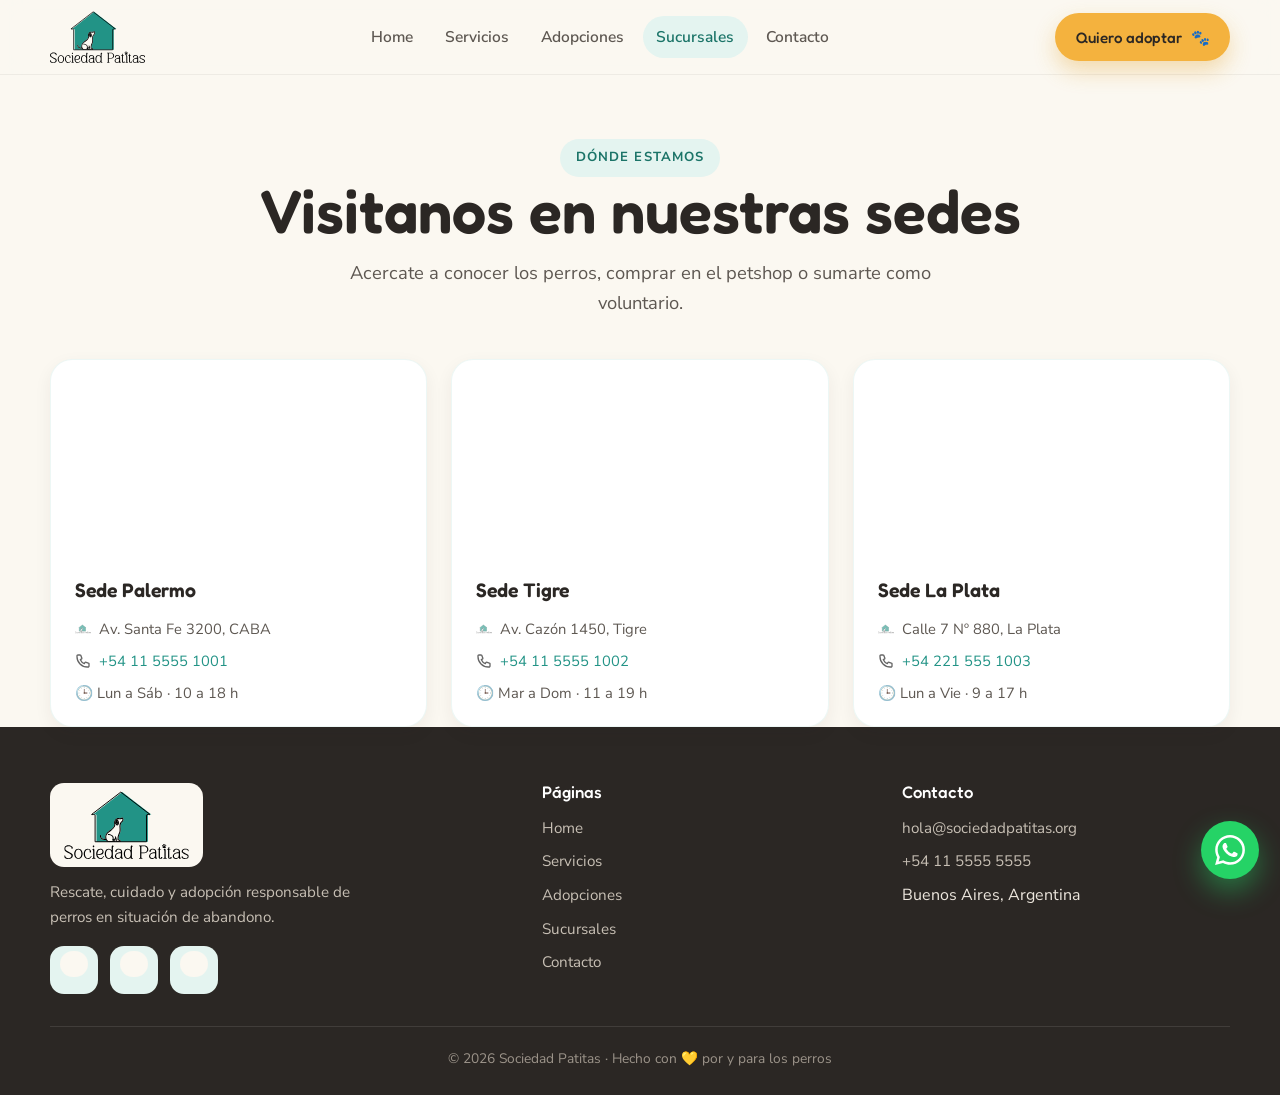
<file: page/sucursales.html>
<!DOCTYPE html>
<html lang="es_AR">
<head>
    <meta charset="UTF-8">
    <meta name="viewport" content="width=device-width, initial-scale=1.0">
    <title>Sucursales | Sociedad Patitas</title>
    <meta name="description" content="Visitá nuestras sedes en Palermo, Tigre y La Plata. Horarios, direcciones y mapas.">
    <meta name="author" content="Sociedad Patitas">
    <meta name="robots" content="index, follow">
    <meta name="theme-color" content="#229386">
    <link rel="canonical" href="https://sociedadpatitas.org/page/sucursales.html">
    <meta property="og:type" content="website">
    <meta property="og:title" content="Sucursales | Sociedad Patitas">
    <meta property="og:description" content="Sedes en Palermo, Tigre y La Plata. Horarios y cómo llegar.">
    <meta property="og:image" content="../img/logo.png">
    <meta property="og:locale" content="es_AR">
    <meta name="twitter:card" content="summary_large_image">
    <link rel="icon" type="image/svg+xml" href="../img/logo.svg">
    <link rel="preconnect" href="https://fonts.googleapis.com">
    <link rel="preconnect" href="https://fonts.gstatic.com" crossorigin>
    <link href="https://fonts.googleapis.com/css2?family=Fredoka:wght@400;500;600;700&family=Nunito+Sans:opsz,wght@6..12,400;6..12,600;6..12,700&display=swap" rel="stylesheet">
    <link rel="stylesheet" href="../css/style.css">
</head>
<body>
    <header class="site-header">
        <div class="wrap">
            <div class="nav">
                <a class="nav__logo" href="index.html" aria-label="Sociedad Patitas — Inicio">
                    <img src="../img/logo.svg" alt="Logo Sociedad Patitas" width="52" height="52">
                </a>
                <nav class="nav__menu" aria-label="Navegación principal">
                    <a href="../index.html">Home</a>
                    <a href="../page/servicios.html">Servicios</a>
                    <a href="../page/adopciones.html">Adopciones</a>
                    <a href="#" aria-current="page">Sucursales</a>
                    <a href="../page/contacto.html">Contacto</a>
                </nav>
                <div class="nav__cta">
                    <a class="btn btn--honey" href="./adopciones.html"><span>Quiero adoptar</span> 🐾</a>
                    <button class="nav__burger" aria-label="Abrir menú" aria-expanded="false" aria-controls="mobile-nav">
                        <svg width="22" height="22" viewBox="0 0 24 24" fill="none" stroke="currentColor" stroke-width="2.4" stroke-linecap="round" aria-hidden="true"><path d="M4 7h16M4 12h16M4 17h16"/></svg>
                    </button>
                </div>
            </div>
            <nav class="nav__mobile" id="mobile-nav" aria-label="Menú móvil">
                <a href="../index.html" aria-current="page">Home</a>
                <a href="../page/servicios.html">Servicios</a>
                <a href="../page/adopciones.html">Adopciones</a>
                <a href="#">Sucursales</a>
                <a href="../page/contacto.html">Contacto</a>
            </nav>
        </div>
    </header>
    
    <main>

        <section class="page-hero wrap">
            <span class="eyebrow">Dónde estamos</span>
            <h1>Visitanos en nuestras sedes</h1>
            <p class="lead">Acercate a conocer los perros, comprar en el petshop o sumarte como voluntario.</p>
        </section>

        <section class="branches wrap" aria-label="Listado de sucursales">
            <div class="branch-grid">
                <article class="branch fade-up">
                    <iframe class="branch__map"
                        src="https://www.google.com/maps?q=Av.+Santa+Fe+3200+Palermo+Buenos+Aires&output=embed"
                        loading="lazy" title="Mapa sede Palermo"
                        aria-label="Mapa interactivo de la sede Palermo"></iframe>
                    <div class="branch__body">
                        <h3>Sede Palermo</h3>
                        <ul class="branch__data">
                            <li><img src="../img/logo.svg" alt="" aria-hidden="true"> Av. Santa Fe 3200, CABA</li>
                            <li><img src="../img/phone.svg" alt="Teléfono"> <a href="tel:541155551001">+54 11 5555 1001</a></li>
                            <li>🕒 Lun a Sáb · 10 a 18 h</li>
                        </ul>
                    </div>
                </article>
                <article class="branch fade-up">
                    <iframe class="branch__map"
                        src="https://www.google.com/maps?q=Av.+Cazon+1450+Tigre+Buenos+Aires&output=embed"
                        loading="lazy" title="Mapa sede Tigre"
                        aria-label="Mapa interactivo de la sede Tigre"></iframe>
                    <div class="branch__body">
                        <h3>Sede Tigre</h3>
                        <ul class="branch__data">
                            <li><img src="../img/logo.svg" alt="" aria-hidden="true"> Av. Cazón 1450, Tigre</li>
                            <li><img src="../img/phone.svg" alt="Teléfono"> <a href="tel:541155551002">+54 11 5555 1002</a></li>
                            <li>🕒 Mar a Dom · 11 a 19 h</li>
                        </ul>
                    </div>
                </article>
                <article class="branch fade-up">
                    <iframe class="branch__map"
                        src="https://www.google.com/maps?q=Calle+7+880+La+Plata+Buenos+Aires&output=embed"
                        loading="lazy" title="Mapa sede La Plata"
                        aria-label="Mapa interactivo de la sede La Plata"></iframe>
                    <div class="branch__body">
                        <h3>Sede La Plata</h3>
                        <ul class="branch__data">
                            <li><img src="../img/logo.svg" alt="" aria-hidden="true"> Calle 7 Nº 880, La Plata</li>
                            <li><img src="../img/phone.svg" alt="Teléfono"> <a href="tel:542215551003">+54 221 555 1003</a></li>
                            <li>🕒 Lun a Vie · 9 a 17 h</li>
                        </ul>
                    </div>
                </article>
            </div>
        </section>

    </main>


    <footer class="site-footer">
        <div class="wrap">
            <div class="site-footer__grid">
                <div class="site-footer__brand">
                    <img src="../img/logo.svg" alt="Logo Sociedad Patitas">
                    <p>Rescate, cuidado y adopción responsable de perros en situación de abandono.</p>
                    <div class="socials">
                        <a href="https://www.facebook.com" aria-label="Facebook" target="_blank" rel="noopener"><img src="../img/fb.svg" alt="Facebook"></a>
                        <a href="https://www.instagram.com" aria-label="Instagram" target="_blank" rel="noopener"><img src="../img/ig.svg" alt="Instagram"></a>
                        <a href="tel:+541155555555" aria-label="Llamanos"><img src="../img/phone.svg" alt="Teléfono"></a>
                    </div>
                </div>
                <nav aria-label="Pie de página">
                    <h4>Páginas</h4>
                    <ul>
                        <li><a href="../index.html">Home</a></li>
                        <li><a href="./servicios.html">Servicios</a></li>
                        <li><a href="./adopciones.html">Adopciones</a></li>
                        <li><a href="#">Sucursales</a></li>
                        <li><a href="./contacto.html">Contacto</a></li>
                    </ul>
                </nav>
                <div>
                    <h4>Contacto</h4>
                    <ul>
                        <li><a href="mailto:hola@sociedadpatitas.org">hola@sociedadpatitas.org</a></li>
                        <li><a href="tel:+541155555555">+54 11 5555 5555</a></li>
                        <li>Buenos Aires, Argentina</li>
                    </ul>
                </div>
            </div>
            <p class="site-footer__bottom">© 2026 Sociedad Patitas · Hecho con 💛 por y para los perros</p>
        </div>
    </footer>
    
    <a class="wsp-float" href="https://wa.me/541155555555" aria-label="Escribinos por WhatsApp" target="_blank" rel="noopener">
        <img src="../img/wsp-white.svg" alt="" aria-hidden="true">
    </a>

    <script>
        const burger = document.querySelector('.nav__burger');
        const mobileNav = document.getElementById('mobile-nav');
        burger.addEventListener('click', () => {
        const open = mobileNav.classList.toggle('open');
        burger.setAttribute('aria-expanded', open);
        });
        const obs = new IntersectionObserver(els => els.forEach(e => { if(e.isIntersecting) { e.target.classList.add('visible'); obs.unobserve(e.target); } }), { threshold:.15 });
        document.querySelectorAll('.fade-up').forEach(el => obs.observe(el));
    </script>

    
</body>
</html>
</file>
<file: css/style.css>
@charset "UTF-8";
.card, .about__card, .contact-info__item, .branch, .step, .service-row, .dog, .join__inner {
  background: #FFFFFF;
  border: 1px solid rgba(34, 147, 134, 0.08);
  border-radius: 22px;
  box-shadow: 0 6px 18px rgba(43, 39, 36, 0.06);
}

.section-head {
  text-align: center;
  max-width: 54ch;
  margin-inline: auto;
  margin-bottom: clamp(1.8rem, 4vw, 2.8rem);
}
.section-head h2 {
  margin: 0.7rem 0 0.6rem;
}
.section-head p {
  color: #5E5852;
  font-size: 1.06rem;
}

*, *::before, *::after {
  box-sizing: border-box;
  margin: 0;
  padding: 0;
}

html {
  scroll-behavior: smooth;
  -webkit-text-size-adjust: 100%;
}

body {
  font-family: "Nunito Sans", system-ui, sans-serif;
  color: #2B2724;
  background: #FBF8F1;
  line-height: 1.65;
  -webkit-font-smoothing: antialiased;
  overflow-x: hidden;
}

img, svg {
  display: block;
  max-width: 100%;
}

a {
  color: inherit;
  text-decoration: none;
}

ul {
  list-style: none;
}

button {
  font: inherit;
  cursor: pointer;
}

@media (prefers-reduced-motion: reduce) {
  *, *::before, *::after {
    animation-duration: 0.001ms !important;
    transition-duration: 0.001ms !important;
  }
}
h1, h2, h3, h4 {
  font-family: "Fredoka", system-ui, sans-serif;
  font-weight: 600;
  line-height: 1.12;
  color: #2B2724;
}

h1 {
  font-size: clamp(2.4rem, 5.2vw, 3.8rem);
}

h2 {
  font-size: clamp(1.8rem, 3.8vw, 2.6rem);
}

h3 {
  font-size: 1.22rem;
}

p {
  color: #2B2724;
}

.lead {
  font-size: 1.15rem;
  color: #5E5852;
}

.eyebrow {
  display: inline-flex;
  align-items: center;
  gap: 0.5rem;
  font-family: "Nunito Sans", system-ui, sans-serif;
  font-weight: 700;
  font-size: 0.82rem;
  letter-spacing: 0.08em;
  text-transform: uppercase;
  color: #1B7468;
  background: #E4F4F0;
  padding: 0.5rem 1rem;
  border-radius: 999px;
}

.fade-up {
  opacity: 0;
  transform: translateY(20px);
  transition: opacity 0.5s cubic-bezier(0.22, 0.61, 0.36, 1), transform 0.5s cubic-bezier(0.22, 0.61, 0.36, 1);
}
.fade-up.visible {
  opacity: 1;
  transform: translateY(0);
}

.wrap {
  width: min(100% - 2.4rem, 1180px);
  margin-inline: auto;
}

.site-header {
  background: rgba(251, 248, 241, 0.82);
  backdrop-filter: blur(12px);
  border-bottom: 1px solid rgba(43, 39, 36, 0.06);
}
.site-header .nav {
  display: flex;
  align-items: center;
  justify-content: space-between;
  gap: 1rem;
  padding: 0.7rem 0;
}
.site-header .nav__logo img {
  height: 52px;
  width: auto;
}
.site-header .nav__menu {
  display: flex;
  align-items: center;
  gap: 0.3rem;
}
.site-header .nav__menu a {
  font-weight: 600;
  font-size: 0.97rem;
  color: #5E5852;
  padding: 0.5rem 0.85rem;
  border-radius: 999px;
  transition: color 0.25s cubic-bezier(0.22, 0.61, 0.36, 1), background 0.25s cubic-bezier(0.22, 0.61, 0.36, 1);
}
.site-header .nav__menu a:hover, .site-header .nav__menu a[aria-current=page] {
  color: #1B7468;
  background: #E4F4F0;
}
.site-header .nav__cta {
  display: flex;
  align-items: center;
  gap: 0.6rem;
}
.site-header .nav__cta .btn {
  padding: 0.6rem 1.15rem;
  font-size: 0.95rem;
}
.site-header .nav__burger {
  display: none;
  place-items: center;
  width: 46px;
  height: 46px;
  border: none;
  border-radius: 14px;
  background: #E4F4F0;
  color: #1B7468;
}
@media (max-width: 640px) {
  .site-header .nav__menu {
    display: none;
  }
  .site-header .nav__cta .btn span {
    display: none;
  }
  .site-header .nav__burger {
    display: grid;
  }
}
.site-header .nav__mobile {
  display: none;
  flex-direction: column;
  gap: 0.3rem;
  padding: 0.75rem 0 1rem;
  border-top: 1px solid rgba(43, 39, 36, 0.06);
}
.site-header .nav__mobile.open {
  display: flex;
}
.site-header .nav__mobile a {
  font-weight: 600;
  font-size: 1rem;
  color: #5E5852;
  padding: 0.6rem 1rem;
  border-radius: 14px;
  transition: color 0.25s cubic-bezier(0.22, 0.61, 0.36, 1), background 0.25s cubic-bezier(0.22, 0.61, 0.36, 1);
}
.site-header .nav__mobile a:hover, .site-header .nav__mobile a[aria-current=page] {
  color: #1B7468;
  background: #E4F4F0;
}

.site-footer {
  background: #2B2724;
  color: #EDE7DE;
  padding: clamp(2.5rem, 5vw, 3.5rem) 0 1.5rem;
}
.site-footer__grid {
  display: grid;
  grid-template-columns: 1.4fr 1fr 1fr;
  gap: 2rem;
  margin-bottom: 2rem;
}
@media (max-width: 900px) {
  .site-footer__grid {
    grid-template-columns: 1fr 1fr;
  }
}
@media (max-width: 640px) {
  .site-footer__grid {
    grid-template-columns: 1fr;
  }
}
.site-footer__brand img {
  height: 84px;
  width: auto;
  margin-bottom: 0.8rem;
  background: #FBF8F1;
  padding: 0.5rem 0.9rem;
  border-radius: 14px;
}
.site-footer__brand p {
  color: #C7BFB4;
  font-size: 0.95rem;
  max-width: 34ch;
}
.site-footer h4 {
  font-family: "Fredoka", system-ui, sans-serif;
  font-weight: 500;
  font-size: 1.05rem;
  margin-bottom: 0.8rem;
  color: #FFFFFF;
}
.site-footer ul {
  display: grid;
  gap: 0.45rem;
}
.site-footer a {
  color: #C7BFB4;
  font-size: 0.95rem;
  transition: color 0.25s cubic-bezier(0.22, 0.61, 0.36, 1);
}
.site-footer a:hover {
  color: #F4B23E;
}
.site-footer .socials {
  display: flex;
  gap: 0.75rem;
  margin-top: 1rem;
}
.site-footer .socials a {
  display: flex;
  align-items: center;
  justify-content: center;
  width: 48px;
  height: 48px;
  border-radius: 14px;
  background: #E4F4F0;
  transition: transform 0.25s cubic-bezier(0.22, 0.61, 0.36, 1), box-shadow 0.25s cubic-bezier(0.22, 0.61, 0.36, 1);
}
.site-footer .socials a:hover {
  transform: translateY(-4px);
  box-shadow: 0 10px 20px rgba(0, 0, 0, 0.2);
}
.site-footer .socials a img {
  width: 26px;
  height: 26px;
}
.site-footer .socials a.social--mono img {
  filter: none;
}
.site-footer__bottom {
  border-top: 1px solid rgba(255, 255, 255, 0.1);
  padding-top: 1.3rem;
  text-align: center;
  color: #9C948A;
  font-size: 0.86rem;
}

.wsp-float {
  position: fixed;
  right: 1.3rem;
  bottom: 1.3rem;
  z-index: 60;
  display: flex;
  align-items: center;
  justify-content: center;
  width: 58px;
  height: 58px;
  border-radius: 50%;
  background: #25D366;
  box-shadow: 0 12px 28px rgba(37, 211, 102, 0.45);
  transition: transform 0.25s cubic-bezier(0.22, 0.61, 0.36, 1);
}
.wsp-float:hover {
  transform: scale(1.08) translateY(-2px);
}
.wsp-float img {
  width: 30px;
  height: 30px;
}

.btn {
  display: inline-flex;
  align-items: center;
  gap: 0.55rem;
  font-family: "Fredoka", system-ui, sans-serif;
  font-weight: 500;
  font-size: 1.02rem;
  padding: 0.85rem 1.6rem;
  border: 2px solid transparent;
  border-radius: 999px;
  transition: transform 0.25s cubic-bezier(0.22, 0.61, 0.36, 1), box-shadow 0.25s cubic-bezier(0.22, 0.61, 0.36, 1), background 0.25s cubic-bezier(0.22, 0.61, 0.36, 1);
}
.btn:focus-visible {
  outline: 3px solid #F4B23E;
  outline-offset: 3px;
}
.btn--primary {
  background: #229386;
  color: #FFFFFF;
  box-shadow: 0 10px 22px rgba(34, 147, 134, 0.32);
}
.btn--primary:hover {
  background: #1B7468;
  transform: translateY(-3px);
  box-shadow: 0 16px 30px rgba(34, 147, 134, 0.4);
}
.btn--honey {
  background: #F4B23E;
  color: #2B2724;
  box-shadow: 0 10px 22px rgba(224, 154, 30, 0.32);
}
.btn--honey:hover {
  background: #E09A1E;
  transform: translateY(-3px);
}
.btn--ghost {
  background: #FFFFFF;
  color: #1B7468;
  border-color: #CDEAE3;
}
.btn--ghost:hover {
  border-color: #229386;
  transform: translateY(-3px);
  box-shadow: 0 6px 18px rgba(43, 39, 36, 0.06);
}
.btn--block {
  width: 100%;
  justify-content: center;
}

.page-hero {
  padding: clamp(2.5rem, 6vw, 4rem) 0 clamp(1.5rem, 4vw, 2.5rem);
  text-align: center;
}
.page-hero .lead {
  max-width: 56ch;
  margin: 0.8rem auto 0;
}

.join {
  margin: clamp(2.5rem, 6vw, 4.5rem) 0 clamp(3rem, 6vw, 5rem);
}
.join__inner {
  border-radius: 34px;
  padding: clamp(2rem, 5vw, 3.2rem);
  text-align: center;
  background: #F4EEE2;
  border: 2px dashed #CDEAE3;
}
.join__inner h2 {
  margin-bottom: 0.7rem;
}
.join__inner p {
  color: #5E5852;
  max-width: 52ch;
  margin: 0 auto 1.6rem;
  font-size: 1.06rem;
}
.join__actions {
  display: flex;
  align-items: center;
  justify-content: center;
  gap: 0.8rem;
  flex-wrap: wrap;
}

.dogs-grid {
  display: grid;
  grid-template-columns: repeat(3, 1fr);
  gap: 1.5rem;
}
@media (max-width: 900px) {
  .dogs-grid {
    grid-template-columns: repeat(2, 1fr);
  }
}
@media (max-width: 640px) {
  .dogs-grid {
    grid-template-columns: 1fr;
  }
}

.dog {
  transition: transform 0.3s cubic-bezier(0.22, 0.61, 0.36, 1), box-shadow 0.3s cubic-bezier(0.22, 0.61, 0.36, 1);
}
.dog:hover {
  transform: translateY(-8px);
  box-shadow: 0 26px 60px rgba(27, 116, 104, 0.2);
}
.dog {
  overflow: hidden;
}
.dog__photo {
  display: flex;
  align-items: center;
  justify-content: center;
  aspect-ratio: 4/3;
  position: relative;
  overflow: hidden;
  background: linear-gradient(160deg, #E4F4F0, #CDEAE3);
}
.dog__photo svg {
  width: 58%;
  transition: transform 0.4s cubic-bezier(0.22, 0.61, 0.36, 1);
}
.dog:hover .dog__photo svg {
  transform: scale(1.07) rotate(2deg);
}
.dog--honey .dog__photo {
  background: linear-gradient(160deg, #FCEFCF, #F4D79A);
}
.dog--coral .dog__photo {
  background: linear-gradient(160deg, #FFE3D6, #FFC2AE);
}
.dog__tag {
  position: absolute;
  top: 0.9rem;
  left: 0.9rem;
  background: rgba(255, 255, 255, 0.92);
  color: #1B7468;
  font-weight: 700;
  font-size: 0.78rem;
  padding: 0.3rem 0.75rem;
  border-radius: 999px;
}
.dog__body {
  padding: 1.2rem 1.3rem 1.5rem;
}
.dog__body h3 {
  margin-bottom: 0.2rem;
}
.dog__meta {
  color: #5E5852;
  font-size: 0.92rem;
  margin-bottom: 1rem;
}

.service-row {
  transition: transform 0.3s cubic-bezier(0.22, 0.61, 0.36, 1), box-shadow 0.3s cubic-bezier(0.22, 0.61, 0.36, 1);
}
.service-row:hover {
  transform: translateY(-8px);
  box-shadow: 0 26px 60px rgba(27, 116, 104, 0.2);
}
.service-row {
  display: grid;
  grid-template-columns: auto 1fr;
  gap: 1.4rem;
  align-items: center;
  padding: 1.6rem 1.8rem;
  margin-bottom: 1.1rem;
}
.service-row__icon {
  display: flex;
  align-items: center;
  justify-content: center;
  width: 64px;
  height: 64px;
  border-radius: 14px;
  background: #E4F4F0;
  color: #1B7468;
}
.service-row__icon svg {
  width: 32px;
  height: 32px;
}
.service-row:nth-child(even) .service-row__icon {
  background: #FCEFCF;
  color: #E09A1E;
}
.service-row h3 {
  margin-bottom: 0.25rem;
}
.service-row p {
  color: #5E5852;
  font-size: 0.98rem;
}
@media (max-width: 640px) {
  .service-row {
    grid-template-columns: 1fr;
    text-align: center;
    justify-items: center;
  }
}

.steps {
  display: grid;
  grid-template-columns: repeat(4, 1fr);
  gap: 1.25rem;
  counter-reset: paso;
}
@media (max-width: 900px) {
  .steps {
    grid-template-columns: repeat(2, 1fr);
  }
}
@media (max-width: 640px) {
  .steps {
    grid-template-columns: 1fr;
  }
}

.step {
  padding: 1.6rem 1.4rem;
  counter-increment: paso;
}
.step::before {
  content: counter(paso);
  display: flex;
  align-items: center;
  justify-content: center;
  width: 44px;
  height: 44px;
  margin-bottom: 1rem;
  border-radius: 50%;
  font-family: "Fredoka", system-ui, sans-serif;
  font-weight: 700;
  font-size: 1.2rem;
  color: #FFFFFF;
  background: #229386;
}
.step h3 {
  margin-bottom: 0.4rem;
}
.step p {
  color: #5E5852;
  font-size: 0.96rem;
}

.filters {
  display: flex;
  gap: 0.75rem;
  flex-wrap: wrap;
  margin-bottom: 2rem;
}
.filters a {
  font-family: "Fredoka", system-ui, sans-serif;
  font-size: 0.92rem;
  font-weight: 600;
  padding: 0.5rem 1.2rem;
  border-radius: 999px;
  border: 2px solid #CDEAE3;
  color: #1B7468;
  transition: background 0.25s cubic-bezier(0.22, 0.61, 0.36, 1), color 0.25s cubic-bezier(0.22, 0.61, 0.36, 1), border 0.25s cubic-bezier(0.22, 0.61, 0.36, 1);
}
.filters a:hover {
  background: #229386;
  color: #FFFFFF;
  border-color: #229386;
}

.adopt-group {
  margin-bottom: 3rem;
}
.adopt-group__label {
  display: block;
  margin-bottom: 1.2rem;
}

.requisitos {
  display: grid;
  gap: 0.75rem;
  max-width: 680px;
  margin-inline: auto;
}
.requisitos li {
  display: flex;
  align-items: flex-start;
  gap: 0.75rem;
  padding: 1rem 1.25rem;
  background: #E4F4F0;
  border-radius: 22px;
  border-left: 4px solid #229386;
  font-size: 0.98rem;
  transition: background 0.25s cubic-bezier(0.22, 0.61, 0.36, 1);
}
.requisitos li:hover {
  background: #CDEAE3;
}
.requisitos li::before {
  content: "✓";
  color: #229386;
  font-weight: 700;
  flex-shrink: 0;
}

.branch-grid {
  display: grid;
  grid-template-columns: repeat(3, 1fr);
  gap: 1.5rem;
}
@media (max-width: 900px) {
  .branch-grid {
    grid-template-columns: repeat(2, 1fr);
  }
}
@media (max-width: 640px) {
  .branch-grid {
    grid-template-columns: 1fr;
  }
}

.branch {
  transition: transform 0.3s cubic-bezier(0.22, 0.61, 0.36, 1), box-shadow 0.3s cubic-bezier(0.22, 0.61, 0.36, 1);
}
.branch:hover {
  transform: translateY(-8px);
  box-shadow: 0 26px 60px rgba(27, 116, 104, 0.2);
}
.branch {
  overflow: hidden;
}
.branch__map {
  width: 100%;
  height: 200px;
  border: none;
  display: block;
}
.branch__body {
  padding: 1.3rem 1.5rem;
}
.branch h3 {
  margin-bottom: 0.9rem;
}
.branch__data {
  display: flex;
  flex-direction: column;
  gap: 0.5rem;
}
.branch__data li {
  display: flex;
  align-items: center;
  gap: 0.5rem;
  font-size: 0.92rem;
  color: #5E5852;
}
.branch__data li img {
  width: 16px;
  height: 16px;
  opacity: 0.6;
  flex-shrink: 0;
}
.branch__data li a {
  color: #229386;
}
.branch__data li a:hover {
  text-decoration: underline;
}

.contact {
  padding: clamp(2rem, 5vw, 3.5rem) 0;
}
.contact__grid {
  display: grid;
  grid-template-columns: 1fr 1fr;
  gap: 3rem;
  align-items: start;
}
@media (max-width: 900px) {
  .contact__grid {
    grid-template-columns: 1fr;
  }
}

.contact-info {
  display: flex;
  flex-direction: column;
  gap: 1rem;
}
.contact-info__item {
  display: flex;
  align-items: flex-start;
  gap: 1rem;
  padding: 1.2rem 1.4rem;
}
.contact-info__item .icon {
  display: flex;
  align-items: center;
  justify-content: center;
  width: 44px;
  height: 44px;
  background: #E4F4F0;
  border-radius: 14px;
  flex-shrink: 0;
}
.contact-info__item .icon img {
  width: 22px;
  height: 22px;
}
.contact-info__item h4 {
  font-family: "Nunito Sans", system-ui, sans-serif;
  font-weight: 700;
  font-size: 0.82rem;
  color: #5E5852;
  margin-bottom: 0.25rem;
}
.contact-info__item p {
  margin: 0;
}
.contact-info__item p a {
  color: #229386;
}
.contact-info__item p a:hover {
  text-decoration: underline;
}

@keyframes rise {
  from {
    opacity: 0;
    transform: translateY(16px);
  }
  to {
    opacity: 1;
    transform: translateY(0);
  }
}
@keyframes float {
  0%, 100% {
    transform: translateY(0);
  }
  50% {
    transform: translateY(-14px);
  }
}
@keyframes morph {
  0%, 100% {
    border-radius: 46% 54% 58% 42%/52% 44% 56% 48%;
  }
  50% {
    border-radius: 58% 42% 44% 56%/48% 56% 44% 52%;
  }
}
.hero {
  padding: clamp(2.5rem, 6vw, 5rem) 0 clamp(3rem, 6vw, 5.5rem);
}
.hero__grid {
  display: grid;
  grid-template-columns: 1.05fr 0.95fr;
  gap: clamp(1.5rem, 4vw, 3.5rem);
  align-items: center;
}
@media (max-width: 900px) {
  .hero__grid {
    grid-template-columns: 1fr;
    text-align: center;
  }
}
.hero__copy > * {
  opacity: 0;
  animation: rise 0.7s cubic-bezier(0.22, 0.61, 0.36, 1) forwards;
}
.hero__copy > *:nth-child(1) {
  animation-delay: 0.05s;
}
.hero__copy > *:nth-child(2) {
  animation-delay: 0.15s;
}
.hero__copy > *:nth-child(3) {
  animation-delay: 0.25s;
}
.hero__copy > *:nth-child(4) {
  animation-delay: 0.35s;
}
.hero__copy > *:nth-child(5) {
  animation-delay: 0.45s;
}
@media (max-width: 900px) {
  .hero__copy .hero__actions, .hero__copy .stats {
    justify-content: center;
  }
  .hero__copy .lead {
    margin-inline: auto;
  }
}
.hero h1 {
  margin: 1rem 0;
}
.hero .accent {
  color: #229386;
  position: relative;
  white-space: nowrap;
}
.hero .accent::after {
  content: "";
  position: absolute;
  inset: auto 0 0.06em 0;
  height: 0.34em;
  border-radius: 6px;
  background: #F4B23E;
  opacity: 0.4;
  z-index: -1;
}
.hero .lead {
  max-width: 46ch;
  margin-bottom: 1.7rem;
}
.hero__actions {
  display: flex;
  flex-wrap: wrap;
  gap: 0.8rem;
  margin-bottom: 2.2rem;
}
.hero__art {
  position: relative;
  display: grid;
  place-items: center;
  min-height: 340px;
}
@media (max-width: 900px) {
  .hero__art {
    order: -1;
    min-height: 300px;
  }
}
.hero__blob {
  position: absolute;
  inset: 0;
  margin: auto;
  width: min(420px, 90%);
  aspect-ratio: 1/1;
  background: radial-gradient(circle at 35% 30%, #CDEAE3, #229386 130%);
  border-radius: 46% 54% 58% 42%/52% 44% 56% 48%;
  box-shadow: 0 18px 40px rgba(27, 116, 104, 0.12);
  animation: morph 14s ease-in-out infinite;
}
.hero__dog {
  position: relative;
  width: min(330px, 78%);
  animation: float 5.5s ease-in-out infinite;
}

.stats {
  display: flex;
  gap: 2rem;
  flex-wrap: wrap;
}
.stats__num {
  font-family: "Fredoka", system-ui, sans-serif;
  font-weight: 700;
  font-size: 1.9rem;
  color: #1B7468;
  line-height: 1;
}
.stats__label {
  font-size: 0.86rem;
  color: #5E5852;
  font-weight: 600;
}

.about {
  padding: clamp(2.5rem, 6vw, 4.5rem) 0;
}
.about__card {
  border-radius: 34px;
  padding: clamp(1.8rem, 4vw, 3rem);
  display: grid;
  grid-template-columns: auto 1fr;
  gap: clamp(1.5rem, 4vw, 2.6rem);
  align-items: center;
}
@media (max-width: 900px) {
  .about__card {
    grid-template-columns: 1fr;
    text-align: center;
    justify-items: center;
  }
}
.about__badge {
  display: flex;
  align-items: center;
  justify-content: center;
  width: 128px;
  height: 128px;
  border-radius: 30px;
  background: #E4F4F0;
  color: #1B7468;
}
.about h2 {
  margin: 0.6rem 0 0.7rem;
}
.about p {
  color: #5E5852;
  font-size: 1.06rem;
  max-width: 62ch;
}

.impact {
  margin: clamp(2.5rem, 6vw, 4.5rem) 0;
}
.impact__inner {
  position: relative;
  overflow: hidden;
  border-radius: 34px;
  padding: clamp(2rem, 5vw, 3.2rem);
  text-align: center;
  color: #FFFFFF;
  background: linear-gradient(135deg, #1B7468, #229386);
}
.impact__inner::after {
  content: "🐾";
  position: absolute;
  right: -1.5rem;
  bottom: -3rem;
  font-size: 13rem;
  opacity: 0.08;
  transform: rotate(-12deg);
}
.impact h2 {
  color: #FFFFFF;
  margin-bottom: 1.8rem;
  position: relative;
}
.impact__row {
  position: relative;
  display: flex;
  align-items: center;
  justify-content: center;
  gap: clamp(1.5rem, 5vw, 4rem);
  flex-wrap: wrap;
}
.impact__num {
  font-family: "Fredoka", system-ui, sans-serif;
  font-weight: 700;
  font-size: clamp(2.2rem, 5vw, 3.2rem);
  line-height: 1;
  color: #F4B23E;
  text-align: center;
}
.impact__label {
  font-weight: 600;
  opacity: 0.9;
  text-align: center;
}

.paw {
  position: absolute;
  color: #F4B23E;
  opacity: 0.85;
  animation: float 6s ease-in-out infinite;
}
.paw--1 {
  top: 6%;
  right: 14%;
  width: 34px;
  animation-delay: 0.4s;
}
.paw--2 {
  bottom: 10%;
  left: 8%;
  width: 46px;
  color: #FF8A6B;
  animation-delay: 1.1s;
}
.paw--3 {
  top: 42%;
  left: -2%;
  width: 26px;
  animation-delay: 0.8s;
}

.pillars {
  padding: clamp(2.5rem, 6vw, 4.5rem) 0;
}

.grid-cards {
  display: grid;
  grid-template-columns: repeat(4, 1fr);
  gap: 1.25rem;
}
@media (max-width: 900px) {
  .grid-cards {
    grid-template-columns: repeat(2, 1fr);
  }
}
@media (max-width: 640px) {
  .grid-cards {
    grid-template-columns: 1fr;
  }
}

.card {
  transition: transform 0.3s cubic-bezier(0.22, 0.61, 0.36, 1), box-shadow 0.3s cubic-bezier(0.22, 0.61, 0.36, 1);
}
.card:hover {
  transform: translateY(-8px);
  box-shadow: 0 26px 60px rgba(27, 116, 104, 0.2);
}
.card {
  padding: 1.7rem 1.5rem;
}
.card__icon {
  display: flex;
  align-items: center;
  justify-content: center;
  width: 56px;
  height: 56px;
  margin-bottom: 1.1rem;
  border-radius: 14px;
  background: #E4F4F0;
  color: #1B7468;
  transition: transform 0.3s cubic-bezier(0.22, 0.61, 0.36, 1), background 0.3s cubic-bezier(0.22, 0.61, 0.36, 1);
}
.card__icon svg {
  width: 28px;
  height: 28px;
}
.card:hover .card__icon {
  transform: rotate(-8deg) scale(1.06);
}
.card:nth-child(2) .card__icon {
  background: #FFE9D8;
  color: #FF8A6B;
}
.card:nth-child(3) .card__icon {
  background: #FCEFCF;
  color: #E09A1E;
}
.card h3 {
  margin-bottom: 0.5rem;
}
.card p {
  color: #5E5852;
  font-size: 0.97rem;
}
</file>
